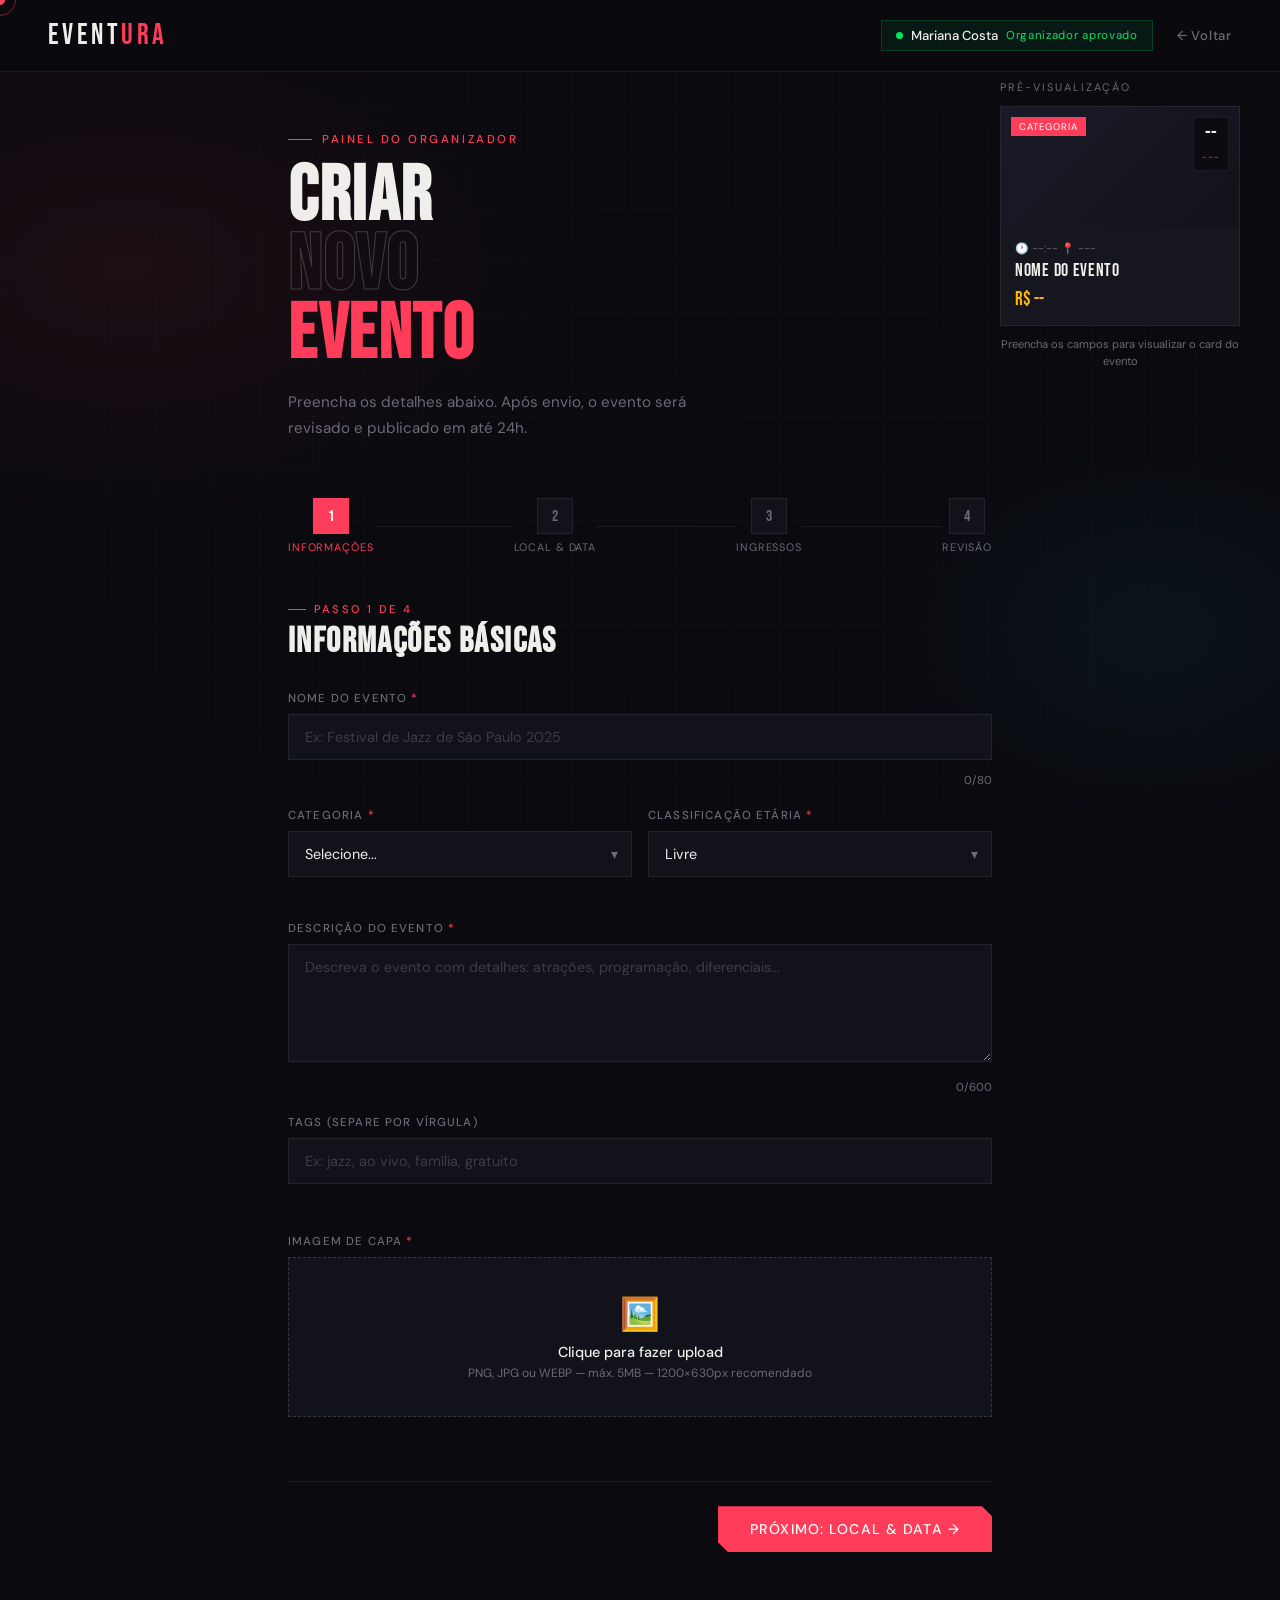
<file: criar.evento.html>
<!DOCTYPE html>
<html lang="pt-BR">
<head>
  <meta charset="UTF-8"/>
  <meta name="viewport" content="width=device-width, initial-scale=1.0"/>
  <title>EVENTURA — Criar Evento</title>
  <link href="https://fonts.googleapis.com/css2?family=Bebas+Neue&family=DM+Sans:wght@300;400;500&display=swap" rel="stylesheet"/>
  <link rel="stylesheet" href="css/criar.evento.css"/>
</head>
<body>

  <div id="cursor"></div>
  <div id="cursor-ring"></div>
  <div class="bg-layer"></div>
  <div class="bg-grid"></div>

  <!-- NAV -->
  <nav>
    <a href="index.html" class="logo">EVENT<span>URA</span></a>
    <div class="nav-right">
      <div class="user-badge" id="userBadge">
        <span class="badge-dot"></span>
        <span id="userName">Organizador</span>
        <span class="badge-role">Organizador aprovado</span>
      </div>
      <a href="index.html" class="btn-nav-ghost">← Voltar</a>
    </div>
  </nav>

  <!-- ACCESS DENIED (mostrado se não for organizador) -->
  <div class="access-denied" id="accessDenied" style="display:none">
    <div class="denied-box">
      <div class="denied-icon">🔒</div>
      <h2>ACESSO RESTRITO</h2>
      <p>Apenas <strong>organizadores aprovados</strong> podem criar eventos na plataforma.</p>
      <p class="denied-sub">Quer se tornar um organizador? Solicite acesso e nossa equipe avaliará seu perfil.</p>
      <div class="denied-actions">
        <button class="btn-primary" onclick="requestAccess()">Solicitar acesso como organizador</button>
        <a href="index.html" class="btn-ghost">Voltar ao início →</a>
      </div>
    </div>
  </div>

  <!-- MAIN CONTENT -->
  <main id="mainContent">

    <div class="page-header">
      <div class="page-eyebrow">Painel do Organizador</div>
      <h1>CRIAR<br><span class="outline">NOVO</span><br><span class="acc">EVENTO</span></h1>
      <p>Preencha os detalhes abaixo. Após envio, o evento será revisado e publicado em até 24h.</p>
    </div>

    <form id="eventForm" onsubmit="return false">

      <!-- STEP INDICATOR -->
      <div class="steps">
        <div class="step active" id="step1Ind" onclick="goToStep(1)">
          <div class="step-num">1</div>
          <div class="step-label">Informações</div>
        </div>
        <div class="step-line"></div>
        <div class="step" id="step2Ind" onclick="goToStep(2)">
          <div class="step-num">2</div>
          <div class="step-label">Local & Data</div>
        </div>
        <div class="step-line"></div>
        <div class="step" id="step3Ind" onclick="goToStep(3)">
          <div class="step-num">3</div>
          <div class="step-label">Ingressos</div>
        </div>
        <div class="step-line"></div>
        <div class="step" id="step4Ind" onclick="goToStep(4)">
          <div class="step-num">4</div>
          <div class="step-label">Revisão</div>
        </div>
      </div>

      <!-- ── STEP 1: INFORMAÇÕES ── -->
      <div class="form-step" id="step1">
        <div class="step-title">
          <div class="section-label">Passo 1 de 4</div>
          <h2>INFORMAÇÕES BÁSICAS</h2>
        </div>

        <div class="fields">

          <div class="field full">
            <label>Nome do evento <span class="req">*</span></label>
            <div class="input-wrap">
              <input type="text" id="evtName" placeholder="Ex: Festival de Jazz de São Paulo 2025" maxlength="80" oninput="updatePreview(); charCount(this, 'nameCount', 80)"/>
            </div>
            <div class="field-footer"><div class="field-error" id="evtNameErr"></div><span class="char-count" id="nameCount">0/80</span></div>
          </div>

          <div class="field-row">
            <div class="field">
              <label>Categoria <span class="req">*</span></label>
              <div class="input-wrap select-wrap">
                <select id="evtCategory" onchange="updatePreview()">
                  <option value="">Selecione...</option>
                  <option value="musica">🎵 Música</option>
                  <option value="tech">💻 Tecnologia</option>
                  <option value="arte">🎨 Arte & Cultura</option>
                  <option value="gastronomia">🍽️ Gastronomia</option>
                  <option value="esporte">⚽ Esporte</option>
                  <option value="negocios">💼 Negócios</option>
                  <option value="educacao">📚 Educação</option>
                  <option value="outro">✨ Outro</option>
                </select>
              </div>
              <div class="field-error" id="evtCategoryErr"></div>
            </div>

            <div class="field">
              <label>Classificação etária <span class="req">*</span></label>
              <div class="input-wrap select-wrap">
                <select id="evtAge">
                  <option value="livre">Livre</option>
                  <option value="10">10 anos+</option>
                  <option value="12">12 anos+</option>
                  <option value="14">14 anos+</option>
                  <option value="16">16 anos+</option>
                  <option value="18">18 anos+</option>
                </select>
              </div>
            </div>
          </div>

          <div class="field full">
            <label>Descrição do evento <span class="req">*</span></label>
            <div class="input-wrap">
              <textarea id="evtDesc" rows="5" placeholder="Descreva o evento com detalhes: atrações, programação, diferenciais..." maxlength="600" oninput="charCount(this, 'descCount', 600)"></textarea>
            </div>
            <div class="field-footer"><div class="field-error" id="evtDescErr"></div><span class="char-count" id="descCount">0/600</span></div>
          </div>

          <div class="field full">
            <label>Tags (separe por vírgula)</label>
            <div class="input-wrap">
              <input type="text" id="evtTags" placeholder="Ex: jazz, ao vivo, família, gratuito"/>
            </div>
            <div class="tags-preview" id="tagsPreview"></div>
          </div>

          <div class="field full">
            <label>Imagem de capa <span class="req">*</span></label>
            <div class="upload-area" id="uploadArea" onclick="document.getElementById('evtImage').click()">
              <input type="file" id="evtImage" accept="image/*" style="display:none" onchange="previewImage(this)"/>
              <div class="upload-inner" id="uploadInner">
                <div class="upload-icon">🖼️</div>
                <div class="upload-text">Clique para fazer upload</div>
                <div class="upload-sub">PNG, JPG ou WEBP — máx. 5MB — 1200×630px recomendado</div>
              </div>
              <img id="imagePreview" style="display:none; width:100%; height:100%; object-fit:cover; border-radius:0"/>
            </div>
            <div class="field-error" id="evtImageErr"></div>
          </div>

        </div>

        <div class="step-actions">
          <div></div>
          <button class="btn-primary" onclick="nextStep(1)">Próximo: Local & Data →</button>
        </div>
      </div>

      <!-- ── STEP 2: LOCAL & DATA ── -->
      <div class="form-step hidden" id="step2">
        <div class="step-title">
          <div class="section-label">Passo 2 de 4</div>
          <h2>LOCAL & DATA</h2>
        </div>

        <div class="fields">

          <div class="field-row">
            <div class="field">
              <label>Modalidade <span class="req">*</span></label>
              <div class="radio-group">
                <label class="radio-option">
                  <input type="radio" name="modality" value="presencial" checked onchange="toggleOnline(false)"/>
                  <span class="radio-box"></span> Presencial
                </label>
                <label class="radio-option">
                  <input type="radio" name="modality" value="online" onchange="toggleOnline(true)"/>
                  <span class="radio-box"></span> Online
                </label>
                <label class="radio-option">
                  <input type="radio" name="modality" value="hibrido" onchange="toggleOnline(false)"/>
                  <span class="radio-box"></span> Híbrido
                </label>
              </div>
            </div>
          </div>

          <div id="onlineFields" style="display:none" class="field full">
            <label>Link do evento online <span class="req">*</span></label>
            <div class="input-wrap">
              <input type="url" id="evtLink" placeholder="https://..."/>
            </div>
          </div>

          <div id="presencialFields">
            <div class="fields">
              <div class="field full">
                <label>Nome do local / venue <span class="req">*</span></label>
                <div class="input-wrap">
                  <input type="text" id="evtVenue" placeholder="Ex: Parque Villa-Lobos" oninput="updatePreview()"/>
                </div>
                <div class="field-error" id="evtVenueErr"></div>
              </div>

              <div class="field-row">
                <div class="field">
                  <label>Endereço <span class="req">*</span></label>
                  <div class="input-wrap">
                    <input type="text" id="evtAddress" placeholder="Rua, número"/>
                  </div>
                </div>
                <div class="field">
                  <label>Bairro</label>
                  <div class="input-wrap">
                    <input type="text" id="evtNeighborhood" placeholder="Bairro"/>
                  </div>
                </div>
              </div>

              <div class="field-row">
                <div class="field">
                  <label>Cidade <span class="req">*</span></label>
                  <div class="input-wrap select-wrap">
                    <select id="evtCity" onchange="updatePreview()">
                      <option value="">Selecione...</option>
                      <option>São Paulo</option>
                      <option>Rio de Janeiro</option>
                      <option>Curitiba</option>
                      <option>Belo Horizonte</option>
                      <option>Porto Alegre</option>
                      <option>Salvador</option>
                      <option>Recife</option>
                      <option>Fortaleza</option>
                      <option>Brasília</option>
                      <option>Outro</option>
                    </select>
                  </div>
                  <div class="field-error" id="evtCityErr"></div>
                </div>
                <div class="field">
                  <label>CEP</label>
                  <div class="input-wrap">
                    <input type="text" id="evtCep" placeholder="00000-000" maxlength="9" oninput="maskCep(this)"/>
                  </div>
                </div>
              </div>

              <div class="field">
                <label>Capacidade máxima</label>
                <div class="input-wrap">
                  <input type="number" id="evtCapacity" placeholder="Ex: 500" min="1"/>
                </div>
              </div>
            </div>
          </div>

          <div class="field-row">
            <div class="field">
              <label>Data de início <span class="req">*</span></label>
              <div class="input-wrap">
                <input type="date" id="evtStartDate" oninput="updatePreview()"/>
              </div>
              <div class="field-error" id="evtStartDateErr"></div>
            </div>
            <div class="field">
              <label>Horário de início <span class="req">*</span></label>
              <div class="input-wrap">
                <input type="time" id="evtStartTime" oninput="updatePreview()"/>
              </div>
            </div>
          </div>

          <div class="field-row">
            <div class="field">
              <label>Data de encerramento</label>
              <div class="input-wrap">
                <input type="date" id="evtEndDate"/>
              </div>
            </div>
            <div class="field">
              <label>Horário de encerramento</label>
              <div class="input-wrap">
                <input type="time" id="evtEndTime"/>
              </div>
            </div>
          </div>

        </div>

        <div class="step-actions">
          <button class="btn-ghost-btn" onclick="prevStep(2)">← Voltar</button>
          <button class="btn-primary" onclick="nextStep(2)">Próximo: Ingressos →</button>
        </div>
      </div>

      <!-- ── STEP 3: INGRESSOS ── -->
      <div class="form-step hidden" id="step3">
        <div class="step-title">
          <div class="section-label">Passo 3 de 4</div>
          <h2>INGRESSOS & PREÇOS</h2>
        </div>

        <div class="ticket-types" id="ticketTypes">
          <!-- ingressos adicionados dinamicamente -->
        </div>

        <button class="btn-add-ticket" onclick="addTicket()">+ Adicionar tipo de ingresso</button>

        <div class="fields" style="margin-top:32px">
          <div class="field full">
            <label>Data limite de vendas</label>
            <div class="input-wrap">
              <input type="date" id="evtSaleEnd"/>
            </div>
          </div>

          <div class="field full">
            <label class="checkbox-label" style="gap:12px">
              <input type="checkbox" id="evtHalfPrice"/>
              <span class="checkmark"></span>
              Oferecer meia-entrada (estudantes, idosos, PCD)
            </label>
          </div>

          <div class="field full">
            <label class="checkbox-label" style="gap:12px">
              <input type="checkbox" id="evtFree"/>
              <span class="checkmark"></span>
              Evento gratuito (sem cobrança de ingressos)
            </label>
          </div>
        </div>

        <div class="step-actions">
          <button class="btn-ghost-btn" onclick="prevStep(3)">← Voltar</button>
          <button class="btn-primary" onclick="nextStep(3)">Próximo: Revisão →</button>
        </div>
      </div>

      <!-- ── STEP 4: REVISÃO ── -->
      <div class="form-step hidden" id="step4">
        <div class="step-title">
          <div class="section-label">Passo 4 de 4</div>
          <h2>REVISÃO FINAL</h2>
        </div>

        <div class="review-card" id="reviewCard">
          <!-- preenchido via JS -->
        </div>

        <div class="publish-info">
          <div class="info-item">
            <span class="info-icon">⏱️</span>
            <div>
              <strong>Revisão em até 24h</strong>
              <span>Nossa equipe analisa o evento antes de publicar.</span>
            </div>
          </div>
          <div class="info-item">
            <span class="info-icon">📧</span>
            <div>
              <strong>Notificação por e-mail</strong>
              <span>Você será avisado sobre aprovação ou ajustes necessários.</span>
            </div>
          </div>
          <div class="info-item">
            <span class="info-icon">✏️</span>
            <div>
              <strong>Edição possível</strong>
              <span>Após aprovação, você pode editar datas e ingressos.</span>
            </div>
          </div>
        </div>

        <div class="field full" style="margin-top:24px">
          <label class="checkbox-label" style="gap:12px">
            <input type="checkbox" id="confirmTerms"/>
            <span class="checkmark"></span>
            Confirmo que as informações são verdadeiras e aceito os <a href="#">Termos para Organizadores</a>
          </label>
        </div>

        <div class="step-actions" style="margin-top:32px">
          <button class="btn-ghost-btn" onclick="prevStep(4)">← Voltar</button>
          <button class="btn-primary btn-publish" onclick="publishEvent()">
            <span id="publishBtnText">🚀 Enviar para aprovação</span>
          </button>
        </div>

        <div class="form-success" id="publishSuccess" style="display:none">
          <span>🎉</span>
          <div>
            <strong>Evento enviado com sucesso!</strong>
            <span>Você receberá um e-mail em até 24h com a decisão da nossa equipe.</span>
          </div>
        </div>

      </div>

    </form>

  </main>

  <!-- LIVE PREVIEW -->
  <aside class="preview-panel" id="previewPanel">
    <div class="preview-label">Pré-visualização</div>
    <div class="preview-card">
      <div class="preview-img" id="previewImg">
        <div class="preview-tag" id="previewTag">Categoria</div>
        <div class="preview-date" id="previewDate">
          <span class="pd-day">--</span>
          <span class="pd-month">---</span>
        </div>
      </div>
      <div class="preview-body">
        <div class="preview-meta" id="previewMeta">🕐 --:-- &nbsp; 📍 ---</div>
        <div class="preview-title" id="previewTitle">Nome do evento</div>
        <div class="preview-price" id="previewPrice">R$ --</div>
      </div>
    </div>
    <div class="preview-hint">Preencha os campos para visualizar o card do evento</div>
  </aside>

  <script src="js/criar.evento.js"></script>
</body>
</html>
</file>
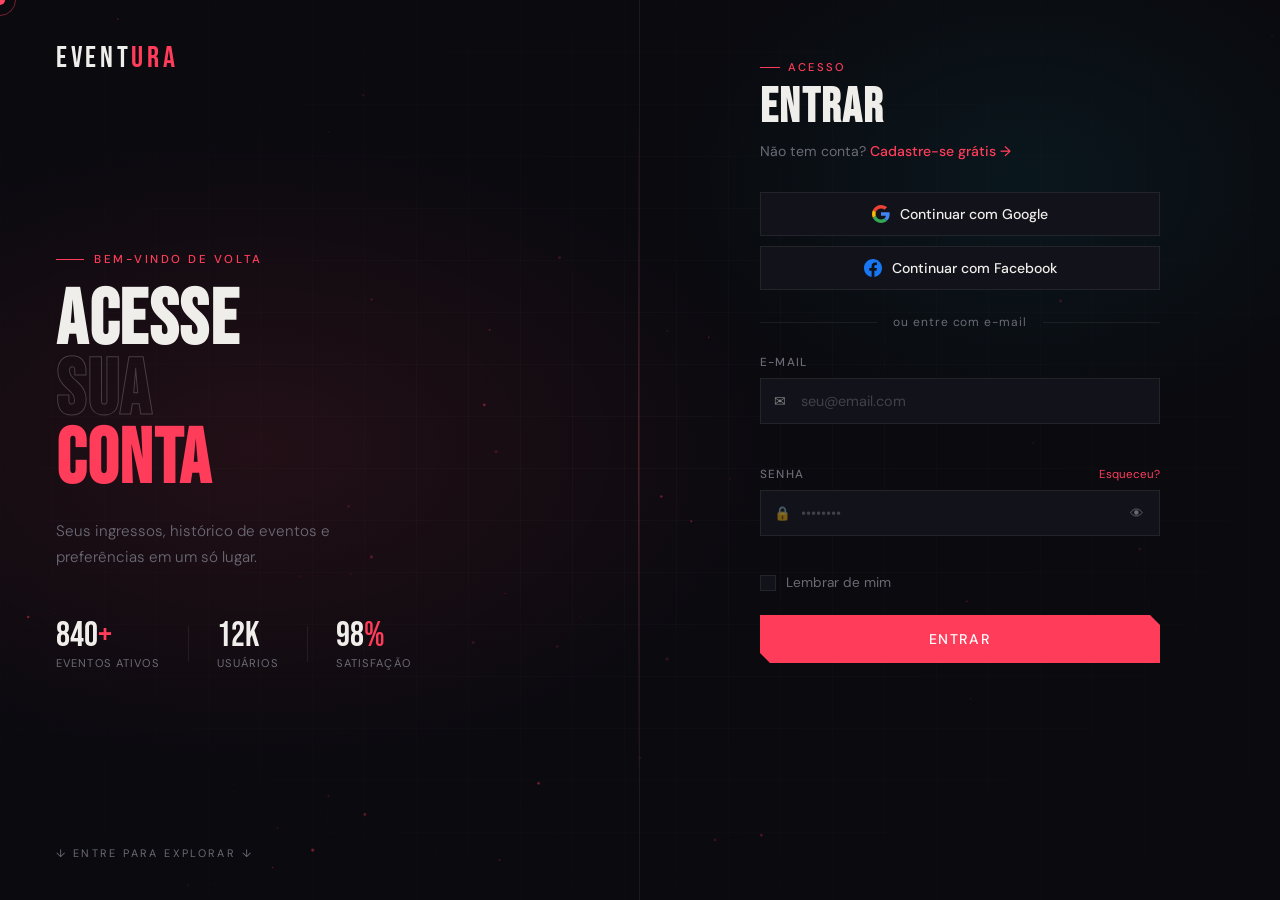
<file: login.html>
<!DOCTYPE html>
<html lang="pt-BR">
<head>
  <meta charset="UTF-8"/>
  <meta name="viewport" content="width=device-width, initial-scale=1.0"/>
  <title>EVENTURA — Entrar</title>
  <link href="https://fonts.googleapis.com/css2?family=Bebas+Neue&family=DM+Sans:wght@300;400;500&display=swap" rel="stylesheet"/>
  <link rel="stylesheet" href="css/login.css"/>
</head>
<body>

  <div id="cursor"></div>
  <div id="cursor-ring"></div>

  <!-- BACKGROUND -->
  <div class="bg-layer"></div>
  <div class="bg-grid"></div>
  <canvas id="particles"></canvas>

  <!-- LAYOUT -->
  <div class="layout">

    <!-- LEFT PANEL -->
    <div class="left-panel">
      <a href="index.html" class="logo">EVENT<span>URA</span></a>

      <div class="left-content">
        <div class="left-eyebrow">Bem-vindo de volta</div>
        <h1>ACESSE<br><span class="outline">SUA</span><br><span class="accent">CONTA</span></h1>
        <p>Seus ingressos, histórico de eventos e preferências em um só lugar.</p>

        <div class="left-stats">
          <div class="ls-item">
            <div class="ls-num">840<span>+</span></div>
            <div class="ls-label">Eventos ativos</div>
          </div>
          <div class="ls-divider"></div>
          <div class="ls-item">
            <div class="ls-num">12K</div>
            <div class="ls-label">Usuários</div>
          </div>
          <div class="ls-divider"></div>
          <div class="ls-item">
            <div class="ls-num">98<span>%</span></div>
            <div class="ls-label">Satisfação</div>
          </div>
        </div>
      </div>

      <div class="left-footer">
        <div class="ticker">↓ Entre para explorar ↓</div>
      </div>
    </div>

    <!-- RIGHT PANEL -->
    <div class="right-panel">

      <!-- LOGIN FORM -->
      <div class="form-box" id="loginBox">
        <div class="form-header">
          <div class="form-tag">Acesso</div>
          <h2>ENTRAR</h2>
          <p>Não tem conta? <a href="#" onclick="switchTo('register')">Cadastre-se grátis →</a></p>
        </div>

        <div class="social-btns">
          <button class="social-login" onclick="socialLogin('Google')">
            <svg width="18" height="18" viewBox="0 0 18 18"><path fill="#EA4335" d="M9 3.48c1.69 0 2.83.73 3.48 1.34l2.54-2.48C13.46.89 11.43 0 9 0 5.48 0 2.44 2.02.96 4.96l2.91 2.26C4.6 5.05 6.62 3.48 9 3.48z"/><path fill="#4285F4" d="M17.64 9.2c0-.74-.06-1.28-.19-1.84H9v3.34h4.96c-.1.83-.64 2.08-1.84 2.92l2.84 2.2c1.7-1.57 2.68-3.88 2.68-6.62z"/><path fill="#FBBC05" d="M3.88 10.78A5.54 5.54 0 0 1 3.58 9c0-.62.11-1.22.29-1.78L.96 4.96A9.008 9.008 0 0 0 0 9c0 1.45.35 2.82.96 4.04l2.92-2.26z"/><path fill="#34A853" d="M9 18c2.43 0 4.47-.8 5.96-2.18l-2.84-2.2c-.76.53-1.78.9-3.12.9-2.38 0-4.4-1.57-5.12-3.74L.97 13.04C2.45 15.98 5.48 18 9 18z"/></svg>
            Continuar com Google
          </button>
          <button class="social-login" onclick="socialLogin('Facebook')">
            <svg width="18" height="18" viewBox="0 0 24 24" fill="#1877F2"><path d="M24 12.073C24 5.405 18.627 0 12 0S0 5.405 0 12.073C0 18.1 4.388 23.094 10.125 24v-8.437H7.078v-3.49h3.047V9.41c0-3.025 1.792-4.697 4.533-4.697 1.312 0 2.686.236 2.686.236v2.97h-1.513c-1.491 0-1.956.93-1.956 1.887v2.267h3.328l-.532 3.49h-2.796V24C19.612 23.094 24 18.1 24 12.073z"/></svg>
            Continuar com Facebook
          </button>
        </div>

        <div class="divider"><span>ou entre com e-mail</span></div>

        <div class="field-group">
          <div class="field">
            <label>E-mail</label>
            <div class="input-wrap">
              <span class="input-icon">✉</span>
              <input type="email" id="loginEmail" placeholder="seu@email.com" oninput="clearError('loginEmail')"/>
            </div>
            <div class="field-error" id="loginEmailErr"></div>
          </div>

          <div class="field">
            <label>
              Senha
              <a href="#" class="forgot" onclick="switchTo('forgot')">Esqueceu?</a>
            </label>
            <div class="input-wrap">
              <span class="input-icon">🔒</span>
              <input type="password" id="loginPass" placeholder="••••••••" oninput="clearError('loginPass')"/>
              <button class="toggle-pass" onclick="togglePass('loginPass', this)" type="button">👁</button>
            </div>
            <div class="field-error" id="loginPassErr"></div>
          </div>

          <div class="remember-row">
            <label class="checkbox-label">
              <input type="checkbox" id="rememberMe"/>
              <span class="checkmark"></span>
              Lembrar de mim
            </label>
          </div>
        </div>

        <button class="btn-submit" onclick="handleLogin()">
          <span id="loginBtnText">Entrar</span>
          <span id="loginBtnLoader" style="display:none">⏳</span>
        </button>

        <div class="form-success" id="loginSuccess" style="display:none">
          <span>✅</span> Login realizado! Redirecionando...
        </div>
      </div>

      <!-- REGISTER FORM -->
      <div class="form-box hidden" id="registerBox">
        <div class="form-header">
          <div class="form-tag">Novo por aqui</div>
          <h2>CADASTRAR</h2>
          <p>Já tem conta? <a href="#" onclick="switchTo('login')">Entrar →</a></p>
        </div>

        <!-- PERFIL SELECTOR -->
        <div class="profile-selector">
          <button class="profile-btn active" id="btnCliente" onclick="selectProfile('cliente')">
            <span class="profile-icon">👤</span>
            <span class="profile-name">Cliente</span>
            <span class="profile-desc">Quero comprar ingressos e participar de eventos</span>
          </button>
          <button class="profile-btn" id="btnOrganizador" onclick="selectProfile('organizador')">
            <span class="profile-icon">🏢</span>
            <span class="profile-name">Organizador</span>
            <span class="profile-desc">Quero criar e gerenciar meus próprios eventos</span>
          </button>
        </div>

        <div class="field-group">
          <div class="field-row">
            <div class="field">
              <label>Nome</label>
              <div class="input-wrap">
                <span class="input-icon">👤</span>
                <input type="text" id="regName" placeholder="João"/>
              </div>
            </div>
            <div class="field">
              <label>Sobrenome</label>
              <div class="input-wrap">
                <span class="input-icon">👤</span>
                <input type="text" id="regLastName" placeholder="Silva"/>
              </div>
            </div>
          </div>

          <div class="field">
            <label>E-mail</label>
            <div class="input-wrap">
              <span class="input-icon">✉</span>
              <input type="email" id="regEmail" placeholder="seu@email.com"/>
            </div>
          </div>

          <!-- CAMPOS EXTRAS ORGANIZADOR -->
          <div id="orgFields" style="display:none; flex-direction:column; gap:18px;">
            <div class="field">
              <label>Nome da empresa / organização</label>
              <div class="input-wrap">
                <span class="input-icon">🏢</span>
                <input type="text" id="regOrgName" placeholder="Ex: Som & Cia Produções"/>
              </div>
            </div>
            <div class="field">
              <label>CNPJ</label>
              <div class="input-wrap">
                <span class="input-icon">📄</span>
                <input type="text" id="regCnpj" placeholder="00.000.000/0001-00" maxlength="18" oninput="maskCnpj(this)"/>
              </div>
            </div>
            <div class="field">
              <label>Tipo de eventos que organiza</label>
              <div class="input-wrap select-wrap-login">
                <select id="regEventType">
                  <option value="">Selecione...</option>
                  <option>🎵 Música e Shows</option>
                  <option>💻 Tecnologia e Negócios</option>
                  <option>🎨 Arte e Cultura</option>
                  <option>🍽️ Gastronomia</option>
                  <option>⚽ Esporte</option>
                  <option>📚 Educação</option>
                  <option>✨ Outros</option>
                </select>
              </div>
            </div>
            <div class="org-notice">
              <span>⚠️</span>
              <p>Contas de organizador passam por <strong>aprovação manual</strong> em até 48h antes de poder criar eventos.</p>
            </div>
          </div>

          <div class="field">
            <label>Senha</label>
            <div class="input-wrap">
              <span class="input-icon">🔒</span>
              <input type="password" id="regPass" placeholder="Mín. 8 caracteres" oninput="checkStrength(this.value)"/>
              <button class="toggle-pass" onclick="togglePass('regPass', this)" type="button">👁</button>
            </div>
            <div class="strength-bar">
              <div class="strength-fill" id="strengthFill"></div>
            </div>
            <div class="strength-label" id="strengthLabel"></div>
          </div>

          <div class="field">
            <label>Confirmar Senha</label>
            <div class="input-wrap">
              <span class="input-icon">🔒</span>
              <input type="password" id="regPassConfirm" placeholder="••••••••"/>
            </div>
            <div class="field-error" id="regPassErr"></div>
          </div>

          <label class="checkbox-label" style="margin-top:4px">
            <input type="checkbox" id="acceptTerms"/>
            <span class="checkmark"></span>
            Aceito os <a href="#">Termos de Uso</a> e <a href="#">Política de Privacidade</a>
          </label>
        </div>

        <button class="btn-submit" id="registerBtn" onclick="handleRegister()">Criar Conta</button>

        <div class="form-success" id="registerSuccess" style="display:none">
          <span id="regSuccessIcon">🎉</span>
          <div>
            <strong id="regSuccessTitle">Conta criada! Bem-vindo ao EVENTURA!</strong>
            <span id="regSuccessMsg"></span>
          </div>
        </div>
      </div>

      <!-- FORGOT PASSWORD -->
      <div class="form-box hidden" id="forgotBox">
        <div class="form-header">
          <div class="form-tag">Recuperar acesso</div>
          <h2>REDEFINIR<br>SENHA</h2>
          <p>Lembrou? <a href="#" onclick="switchTo('login')">← Voltar ao login</a></p>
        </div>

        <div class="field-group">
          <div class="field">
            <label>E-mail cadastrado</label>
            <div class="input-wrap">
              <span class="input-icon">✉</span>
              <input type="email" id="forgotEmail" placeholder="seu@email.com"/>
            </div>
          </div>
        </div>

        <button class="btn-submit" onclick="handleForgot()">Enviar Link de Redefinição</button>

        <div class="form-success" id="forgotSuccess" style="display:none">
          <span>📧</span> Link enviado! Verifique seu e-mail.
        </div>
      </div>

    </div>
  </div>

  <script src="js/login.js"></script>
</body>
</html>
</file>
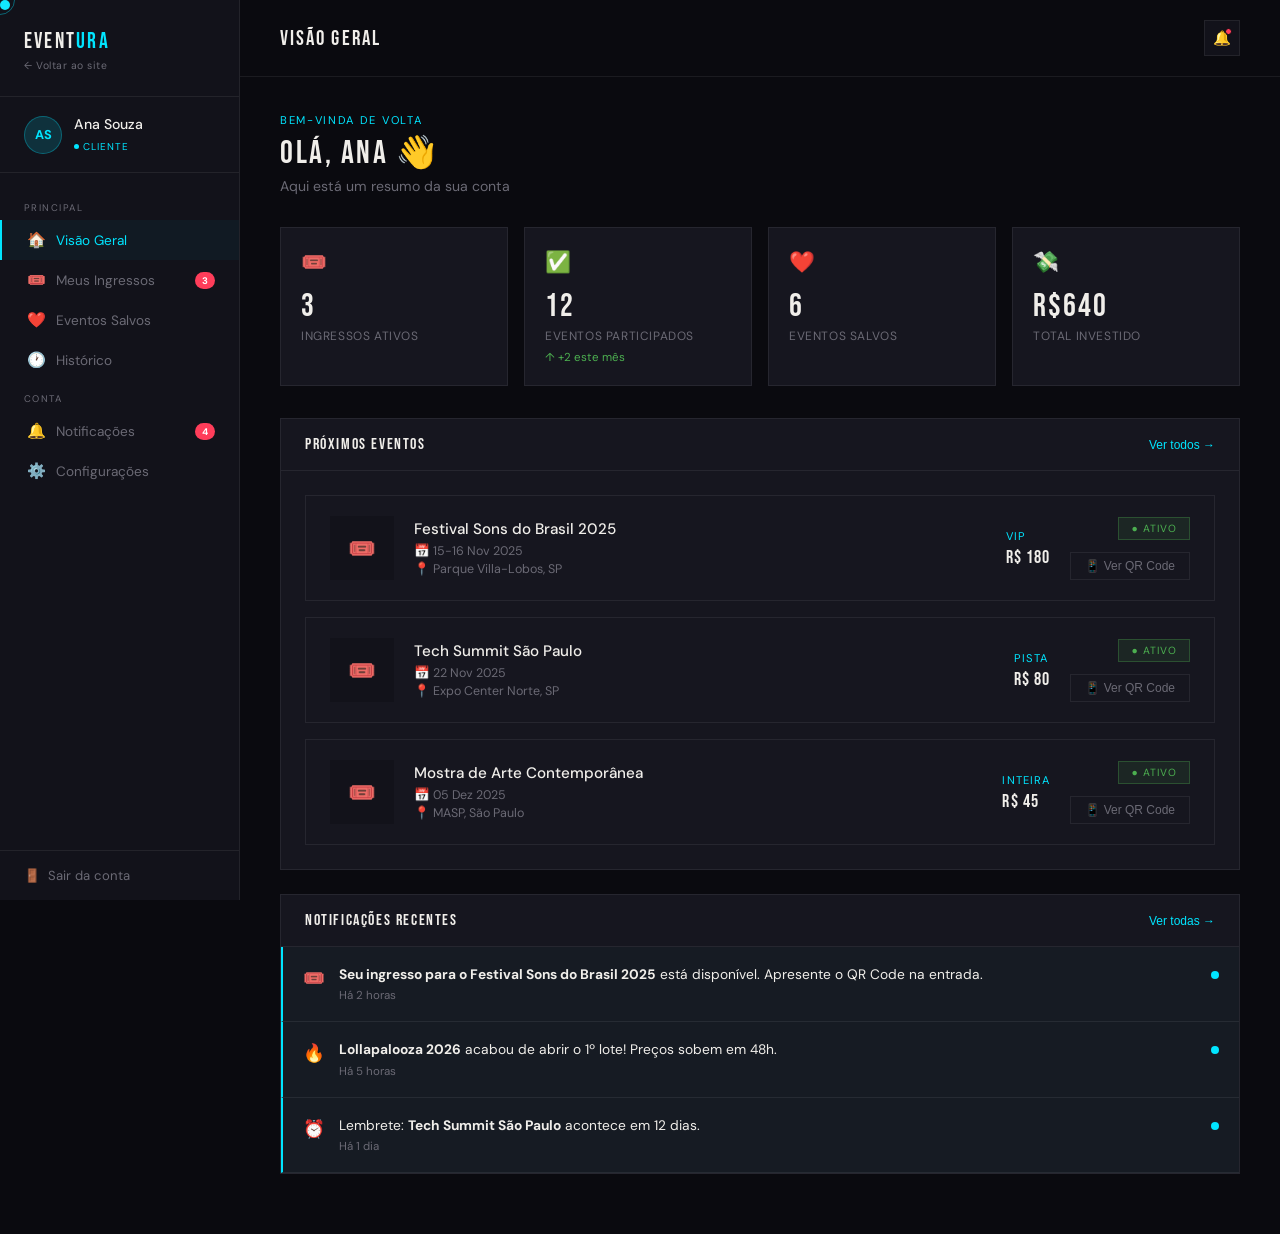
<file: PainelCliente.html>
<!DOCTYPE html>
<html lang="pt-BR">
<head>
  <meta charset="UTF-8"/>
  <meta name="viewport" content="width=device-width, initial-scale=1.0"/>
  <title>EVENTURA — Meu Painel</title>
  <link href="https://fonts.googleapis.com/css2?family=Bebas+Neue&family=DM+Sans:ital,wght@0,300;0,400;0,500;1,300&display=swap" rel="stylesheet"/>
  <style>
    *,*::before,*::after{margin:0;padding:0;box-sizing:border-box}
    :root{--bg:#0a0a0f;--surface:#12121a;--card:#16161f;--accent:#ff3d5a;--accent2:#ffb800;--accent3:#00e5ff;--text:#f0eeea;--muted:#6b6a75;--border:rgba(255,255,255,0.07);--sw:240px}
    html{scroll-behavior:smooth}
    body{font-family:'DM Sans',sans-serif;background:var(--bg);color:var(--text);min-height:100vh;display:flex;cursor:none}
    #cursor{width:10px;height:10px;background:var(--accent3);border-radius:50%;position:fixed;top:0;left:0;pointer-events:none;z-index:9999;mix-blend-mode:screen}
    #cursor-ring{width:30px;height:30px;border:1.5px solid rgba(0,229,255,0.4);border-radius:50%;position:fixed;top:0;left:0;pointer-events:none;z-index:9998;transition:left .1s,top .1s}
    /* SIDEBAR */
    .sidebar{width:var(--sw);background:var(--surface);border-right:1px solid var(--border);display:flex;flex-direction:column;position:fixed;left:0;top:0;bottom:0;z-index:100}
    .sb-logo{padding:28px 24px 24px;border-bottom:1px solid var(--border);font-family:'Bebas Neue',sans-serif;font-size:1.4rem;letter-spacing:.1em}
    .sb-logo span{color:var(--accent3)}
    .sb-logo a{color:var(--muted);text-decoration:none;font-size:.65rem;font-family:'DM Sans',sans-serif;display:block;margin-top:4px;letter-spacing:.05em;transition:color .2s}
    .sb-logo a:hover{color:var(--text)}
    .sb-user{padding:18px 24px;border-bottom:1px solid var(--border);display:flex;align-items:center;gap:12px}
    .sb-av{width:38px;height:38px;border-radius:50%;background:rgba(0,229,255,.15);border:1px solid rgba(0,229,255,.3);display:flex;align-items:center;justify-content:center;font-size:.8rem;font-weight:700;color:var(--accent3);flex-shrink:0}
    .sb-uname{font-size:.88rem;font-weight:500}
    .sb-badge{display:inline-flex;align-items:center;gap:4px;font-size:.62rem;letter-spacing:.1em;text-transform:uppercase;color:var(--accent3);margin-top:2px}
    .sb-dot{width:5px;height:5px;border-radius:50%;background:var(--accent3)}
    .sb-nav{flex:1;padding:16px 0;overflow-y:auto}
    .sb-sec{font-size:.6rem;letter-spacing:.15em;text-transform:uppercase;color:var(--muted);padding:12px 24px 6px}
    .nav-item{display:flex;align-items:center;gap:10px;padding:10px 24px;color:var(--muted);text-decoration:none;font-size:.85rem;transition:all .15s;cursor:none;border-left:2px solid transparent}
    .nav-item:hover{color:var(--text);background:rgba(255,255,255,.02)}
    .nav-item.active{color:var(--accent3);border-left-color:var(--accent3);background:rgba(0,229,255,.04)}
    .nav-ico{font-size:.95rem;width:20px;text-align:center}
    .nav-badge{margin-left:auto;background:var(--accent);color:#fff;font-size:.6rem;font-weight:700;padding:2px 7px;border-radius:20px}
    .sb-foot{padding:16px 24px;border-top:1px solid var(--border)}
    .sb-foot a{display:flex;align-items:center;gap:8px;color:var(--muted);text-decoration:none;font-size:.82rem;transition:color .15s;cursor:none}
    .sb-foot a:hover{color:var(--accent)}
    /* MAIN */
    .main{margin-left:var(--sw);flex:1;display:flex;flex-direction:column;min-height:100vh}
    .topbar{padding:20px 40px;border-bottom:1px solid var(--border);display:flex;align-items:center;justify-content:space-between;background:var(--bg);position:sticky;top:0;z-index:50}
    .topbar-title{font-family:'Bebas Neue',sans-serif;font-size:1.3rem;letter-spacing:.1em}
    .notif-btn{position:relative;background:var(--surface);border:1px solid var(--border);width:36px;height:36px;display:flex;align-items:center;justify-content:center;font-size:.9rem;cursor:none;transition:border-color .2s}
    .notif-btn:hover{border-color:rgba(255,255,255,.15)}
    .ndot{position:absolute;top:7px;right:7px;width:7px;height:7px;background:var(--accent);border-radius:50%;border:1.5px solid var(--bg)}
    /* PAGES */
    .page{padding:36px 40px;display:none}
    .page.active{display:block}
    .ph-eye{font-size:.7rem;letter-spacing:.15em;text-transform:uppercase;color:var(--accent3);margin-bottom:6px}
    .ph-title{font-family:'Bebas Neue',sans-serif;font-size:2rem;letter-spacing:.08em}
    .ph-sub{color:var(--muted);font-size:.88rem;margin-top:4px;margin-bottom:32px}
    /* STATS */
    .stats-row{display:grid;grid-template-columns:repeat(4,1fr);gap:16px;margin-bottom:32px}
    .sc{background:var(--card);border:1px solid var(--border);padding:20px;position:relative;overflow:hidden;transition:border-color .2s}
    .sc:hover{border-color:rgba(0,229,255,.2)}
    .sc::after{content:'';position:absolute;bottom:0;left:0;right:0;height:2px;background:var(--accent3);transform:scaleX(0);transform-origin:left;transition:transform .3s}
    .sc:hover::after{transform:scaleX(1)}
    .sc-icon{font-size:1.3rem;margin-bottom:12px}
    .sc-val{font-family:'Bebas Neue',sans-serif;font-size:2rem;letter-spacing:.06em}
    .sc-label{font-size:.75rem;color:var(--muted);letter-spacing:.05em;text-transform:uppercase;margin-top:2px}
    .sc-change{font-size:.72rem;color:#4caf50;margin-top:6px}
    /* BLOCK */
    .block{background:var(--card);border:1px solid var(--border);margin-bottom:24px}
    .block-head{padding:16px 24px;border-bottom:1px solid var(--border);display:flex;align-items:center;justify-content:space-between}
    .block-title{font-family:'Bebas Neue',sans-serif;font-size:1rem;letter-spacing:.1em}
    .block-act{font-size:.75rem;color:var(--accent3);cursor:none;background:none;border:none;transition:opacity .2s}
    .block-act:hover{opacity:.7}
    .block-body{padding:24px}
    /* TICKETS */
    .tlist{display:flex;flex-direction:column;gap:16px}
    .tc{background:var(--card);border:1px solid var(--border);display:grid;grid-template-columns:auto 1fr auto auto;align-items:center;gap:20px;padding:20px 24px;transition:border-color .2s}
    .tc:hover{border-color:rgba(0,229,255,.2)}
    .tc-thumb{width:64px;height:64px;overflow:hidden;flex-shrink:0;background:var(--surface);display:flex;align-items:center;justify-content:center;font-size:1.4rem}
    .tc-thumb img{width:100%;height:100%;object-fit:cover}
    .tc-name{font-weight:500;font-size:.95rem;margin-bottom:4px}
    .tc-date,.tc-loc{font-size:.78rem;color:var(--muted);margin-top:2px}
    .tc-type{font-size:.7rem;letter-spacing:.1em;text-transform:uppercase;color:var(--accent3);margin-bottom:4px}
    .tc-price{font-family:'Bebas Neue',sans-serif;font-size:1.1rem;letter-spacing:.06em}
    .ts{padding:4px 12px;font-size:.65rem;letter-spacing:.1em;text-transform:uppercase}
    .ts.ativo{background:rgba(76,175,80,.1);border:1px solid rgba(76,175,80,.3);color:#4caf50}
    .ts.usado{background:rgba(107,106,117,.1);border:1px solid var(--border);color:var(--muted)}
    .qr-btn{background:transparent;border:1px solid var(--border);color:var(--muted);padding:6px 14px;font-size:.75rem;cursor:none;transition:all .2s;margin-top:6px;display:block;text-align:center}
    .qr-btn:hover{border-color:var(--accent3);color:var(--accent3)}
    /* SAVED */
    .saved-grid{display:grid;grid-template-columns:repeat(3,1fr);gap:20px}
    .saved-card{background:var(--card);border:1px solid var(--border);overflow:hidden;transition:border-color .2s;position:relative}
    .saved-card:hover{border-color:rgba(0,229,255,.25)}
    .sc-img{height:140px;overflow:hidden;background:var(--surface);display:flex;align-items:center;justify-content:center;font-size:2rem}
    .sc-img img{width:100%;height:100%;object-fit:cover}
    .sc-body{padding:16px}
    .sc-cat{font-size:.65rem;letter-spacing:.12em;text-transform:uppercase;color:var(--accent3);margin-bottom:6px}
    .sc-name{font-weight:500;font-size:.9rem;margin-bottom:6px;line-height:1.3}
    .sc-date{font-size:.75rem;color:var(--muted)}
    .sc-price{font-size:.8rem;color:var(--text);margin-top:8px;font-weight:500}
    .sc-rm{position:absolute;top:10px;right:10px;background:rgba(10,10,15,.7);border:1px solid var(--border);color:var(--muted);width:28px;height:28px;display:flex;align-items:center;justify-content:center;font-size:.75rem;cursor:none;transition:all .2s}
    .sc-rm:hover{border-color:var(--accent);color:var(--accent)}
    .sc-buy{margin:0 16px 16px;background:transparent;border:1px solid var(--border);color:var(--muted);padding:8px;font-size:.78rem;width:calc(100% - 32px);cursor:none;transition:all .2s;text-align:center}
    .sc-buy:hover{border-color:var(--accent3);color:var(--accent3)}
    /* HISTORY */
    .ht{width:100%;border-collapse:collapse}
    .ht thead tr{border-bottom:1px solid var(--border)}
    .ht th{text-align:left;padding:10px 16px;font-size:.68rem;letter-spacing:.12em;text-transform:uppercase;color:var(--muted);font-weight:400}
    .ht td{padding:14px 16px;font-size:.85rem;border-bottom:1px solid var(--border)}
    .ht tr:last-child td{border-bottom:none}
    .ht tr:hover td{background:rgba(255,255,255,.01)}
    .hs{padding:3px 10px;font-size:.62rem;letter-spacing:.1em;text-transform:uppercase}
    .hs.concluido{background:rgba(76,175,80,.1);border:1px solid rgba(76,175,80,.3);color:#4caf50}
    .hs.cancelado{background:rgba(255,61,90,.1);border:1px solid rgba(255,61,90,.3);color:var(--accent)}
    .hdl{color:var(--accent3);cursor:none;font-size:.75rem;text-decoration:none;background:none;border:none;transition:opacity .2s}
    .hdl:hover{opacity:.7}
    /* NOTIFS */
    .nlist{display:flex;flex-direction:column}
    .ni{padding:18px 20px;border-bottom:1px solid var(--border);display:flex;gap:14px;align-items:flex-start;transition:background .15s;cursor:none}
    .ni:hover{background:rgba(255,255,255,.01)}
    .ni.unread{background:rgba(0,229,255,.02);border-left:2px solid var(--accent3)}
    .ni.unread:hover{background:rgba(0,229,255,.04)}
    .ni-ico{font-size:1.1rem;flex-shrink:0;margin-top:2px}
    .ni-text{font-size:.86rem;line-height:1.4}
    .ni-text strong{color:var(--text)}
    .ni-time{font-size:.72rem;color:var(--muted);margin-top:4px}
    .ni-dot{width:8px;height:8px;border-radius:50%;background:var(--accent3);flex-shrink:0;margin-top:6px}
    /* QR MODAL */
    .qro{position:fixed;inset:0;background:rgba(0,0,0,.85);z-index:500;display:flex;align-items:center;justify-content:center;opacity:0;pointer-events:none;transition:opacity .25s}
    .qro.open{opacity:1;pointer-events:all}
    .qrm{background:var(--card);border:1px solid var(--border);padding:36px;max-width:340px;width:90%;display:flex;flex-direction:column;align-items:center;gap:20px;transform:translateY(16px);transition:transform .25s}
    .qro.open .qrm{transform:translateY(0)}
    .qr-t{font-family:'Bebas Neue',sans-serif;font-size:1.2rem;letter-spacing:.1em}
    .qr-ev{font-size:.8rem;color:var(--muted);text-align:center}
    .qr-box{width:160px;height:160px;background:#fff;padding:10px;display:flex;align-items:center;justify-content:center}
    .qr-box svg{width:100%;height:100%}
    .qr-id{font-size:.75rem;color:var(--muted);letter-spacing:.1em;font-family:monospace}
    .qr-tp{padding:4px 16px;font-size:.7rem;letter-spacing:.1em;text-transform:uppercase;background:rgba(0,229,255,.1);border:1px solid rgba(0,229,255,.3);color:var(--accent3)}
    .qr-cl{background:transparent;border:1px solid var(--border);color:var(--muted);padding:8px 24px;font-size:.8rem;cursor:none;transition:all .2s}
    .qr-cl:hover{border-color:var(--accent);color:var(--accent)}

    /* ==============================
       RESPONSIVE
       ============================== */

    /* Hamburger button */
    .hamburger {
      display: none;
      background: var(--surface);
      border: 1px solid var(--border);
      width: 38px; height: 38px;
      align-items: center; justify-content: center;
      font-size: 1.1rem; cursor: none; flex-shrink: 0;
    }

    /* Overlay when sidebar open on mobile */
    .sidebar-overlay {
      display: none;
      position: fixed; inset: 0;
      background: rgba(0,0,0,.6);
      z-index: 99;
    }
    .sidebar-overlay.active { display: block; }

    /* ---- TABLET (≤ 1024px) ---- */
    @media (max-width: 1024px) {
      :root { --sw: 220px; }
      .stats-row { grid-template-columns: repeat(2, 1fr); }
      .saved-grid { grid-template-columns: repeat(2, 1fr); }
      .page { padding: 28px 28px; }
      .topbar { padding: 16px 28px; }
    }

    /* ---- MOBILE (≤ 768px) ---- */
    @media (max-width: 768px) {
      body { display: block; }

      .hamburger { display: flex; }

      .sidebar {
        transform: translateX(-100%);
        transition: transform 0.28s ease;
        z-index: 200;
        width: 260px;
      }
      .sidebar.open { transform: translateX(0); }

      .main { margin-left: 0; }

      .topbar {
        padding: 14px 18px;
        gap: 10px;
      }
      .topbar-title { font-size: 1rem; }

      .page { padding: 20px 18px; }

      .ph-title { font-size: 1.5rem; }

      .stats-row { grid-template-columns: repeat(2, 1fr); gap: 10px; margin-bottom: 20px; }
      .sc { padding: 16px; }
      .sc-val { font-size: 1.5rem; }

      /* Tickets stack vertically */
      .tc {
        grid-template-columns: auto 1fr;
        grid-template-rows: auto auto;
        gap: 12px;
      }
      .tc > div:nth-child(3),
      .tc > div:nth-child(4) {
        grid-column: 2;
      }

      .saved-grid { grid-template-columns: 1fr 1fr; gap: 12px; }
      .sc-img { height: 100px; }
      .sc-body { padding: 10px; }
      .sc-name { font-size: .82rem; }
      .sc-buy { margin: 0 10px 10px; width: calc(100% - 20px); }

      /* History table: hide less important cols */
      .ht th:nth-child(2),
      .ht td:nth-child(2),
      .ht th:nth-child(3),
      .ht td:nth-child(3) { display: none; }

      .block-body { padding: 16px; }
      .block-head { padding: 14px 16px; }

      /* QR modal full width */
      .qrm { padding: 28px 20px; }
    }

    /* ---- SMALL MOBILE (≤ 420px) ---- */
    @media (max-width: 420px) {
      .stats-row { grid-template-columns: 1fr 1fr; }
      .saved-grid { grid-template-columns: 1fr; }
      .tc {
        grid-template-columns: 1fr;
      }
      .tc-thumb { width: 100%; height: 120px; }
      .tc-thumb img { width: 100%; height: 100%; object-fit: cover; }
      .ht th:nth-child(5),
      .ht td:nth-child(5) { display: none; }
    }
  </style>
</head>
<body>
<div id="cursor"></div>
<div id="cursor-ring"></div>
<div class="sidebar-overlay" id="sidebarOverlay" onclick="closeSidebar()"></div>

<aside class="sidebar">
  <div class="sb-logo">EVENT<span>URA</span><a href="index.html">← Voltar ao site</a></div>
  <div class="sb-user">
    <div class="sb-av">AS</div>
    <div>
      <div class="sb-uname">Ana Souza</div>
      <div class="sb-badge"><span class="sb-dot"></span>Cliente</div>
    </div>
  </div>
  <nav class="sb-nav">
    <div class="sb-sec">Principal</div>
    <a href="#" class="nav-item active" data-page="overview" onclick="goTo('overview',this);return false"><span class="nav-ico">🏠</span>Visão Geral</a>
    <a href="#" class="nav-item" data-page="ingressos" onclick="goTo('ingressos',this);return false"><span class="nav-ico">🎟️</span>Meus Ingressos<span class="nav-badge">3</span></a>
    <a href="#" class="nav-item" data-page="salvos" onclick="goTo('salvos',this);return false"><span class="nav-ico">❤️</span>Eventos Salvos</a>
    <a href="#" class="nav-item" data-page="historico" onclick="goTo('historico',this);return false"><span class="nav-ico">🕐</span>Histórico</a>
    <div class="sb-sec">Conta</div>
    <a href="#" class="nav-item" data-page="notificacoes" onclick="goTo('notificacoes',this);return false"><span class="nav-ico">🔔</span>Notificações<span class="nav-badge">4</span></a>
    <a href="#" class="nav-item"><span class="nav-ico">⚙️</span>Configurações</a>
  </nav>
  <div class="sb-foot"><a href="index.html"><span>🚪</span>Sair da conta</a></div>
</aside>

<main class="main">
  <div class="topbar">
    <button class="hamburger" id="hamburger" onclick="toggleSidebar()" aria-label="Menu">☰</button>
    <div class="topbar-title" id="topbarTitle">Visão Geral</div>
    <button class="notif-btn" onclick="goTo('notificacoes',null)">🔔<span class="ndot"></span></button>
  </div>

  <!-- OVERVIEW -->
  <div class="page active" id="page-overview">
    <div class="ph-eye">Bem-vinda de volta</div>
    <div class="ph-title">OLÁ, ANA 👋</div>
    <div class="ph-sub">Aqui está um resumo da sua conta</div>
    <div class="stats-row">
      <div class="sc"><div class="sc-icon">🎟️</div><div class="sc-val">3</div><div class="sc-label">Ingressos Ativos</div></div>
      <div class="sc"><div class="sc-icon">✅</div><div class="sc-val">12</div><div class="sc-label">Eventos Participados</div><div class="sc-change">↑ +2 este mês</div></div>
      <div class="sc"><div class="sc-icon">❤️</div><div class="sc-val">6</div><div class="sc-label">Eventos Salvos</div></div>
      <div class="sc"><div class="sc-icon">💸</div><div class="sc-val">R$640</div><div class="sc-label">Total Investido</div></div>
    </div>
    <div class="block">
      <div class="block-head"><div class="block-title">PRÓXIMOS EVENTOS</div><button class="block-act" onclick="goTo('ingressos',null)">Ver todos →</button></div>
      <div class="block-body"><div class="tlist" id="ovTickets"></div></div>
    </div>
    <div class="block">
      <div class="block-head"><div class="block-title">NOTIFICAÇÕES RECENTES</div><button class="block-act" onclick="goTo('notificacoes',null)">Ver todas →</button></div>
      <div class="nlist" id="ovNotifs"></div>
    </div>
  </div>

  <!-- INGRESSOS -->
  <div class="page" id="page-ingressos">
    <div class="ph-eye">Minha carteira</div>
    <div class="ph-title">MEUS INGRESSOS</div>
    <div class="ph-sub">3 ingressos ativos · 1 utilizado</div>
    <div class="tlist" id="allTickets"></div>
  </div>

  <!-- SALVOS -->
  <div class="page" id="page-salvos">
    <div class="ph-eye">Lista de desejos</div>
    <div class="ph-title">EVENTOS SALVOS</div>
    <div class="ph-sub">6 eventos na sua lista</div>
    <div class="saved-grid" id="savedGrid"></div>
  </div>

  <!-- HISTÓRICO -->
  <div class="page" id="page-historico">
    <div class="ph-eye">Compras</div>
    <div class="ph-title">HISTÓRICO DE COMPRAS</div>
    <div class="ph-sub">6 transações</div>
    <div class="block"><div class="block-body" style="padding:0">
      <table class="ht"><thead><tr><th>Evento</th><th>Compra</th><th>Tipo</th><th>Valor</th><th>Status</th><th></th></tr></thead>
      <tbody id="histBody"></tbody></table>
    </div></div>
  </div>

  <!-- NOTIFICAÇÕES -->
  <div class="page" id="page-notificacoes">
    <div class="ph-eye">Avisos</div>
    <div class="ph-title">NOTIFICAÇÕES</div>
    <div class="ph-sub">4 não lidas</div>
    <div class="block"><div class="nlist" id="allNotifs"></div></div>
  </div>
</main>

<!-- QR MODAL -->
<div class="qro" id="qro" onclick="closeQR(event)">
  <div class="qrm">
    <div class="qr-t">SEU INGRESSO</div>
    <div class="qr-ev" id="qrEv"></div>
    <div class="qr-box">
      <svg viewBox="0 0 21 21" xmlns="http://www.w3.org/2000/svg" shape-rendering="crispEdges">
        <rect width="21" height="21" fill="white"/>
        <rect x="0" y="0" width="7" height="7" fill="black"/><rect x="1" y="1" width="5" height="5" fill="white"/><rect x="2" y="2" width="3" height="3" fill="black"/>
        <rect x="14" y="0" width="7" height="7" fill="black"/><rect x="15" y="1" width="5" height="5" fill="white"/><rect x="16" y="2" width="3" height="3" fill="black"/>
        <rect x="0" y="14" width="7" height="7" fill="black"/><rect x="1" y="15" width="5" height="5" fill="white"/><rect x="2" y="16" width="3" height="3" fill="black"/>
        <rect x="8" y="0" width="1" height="1" fill="black"/><rect x="10" y="0" width="1" height="1" fill="black"/><rect x="12" y="0" width="1" height="1" fill="black"/>
        <rect x="9" y="1" width="1" height="1" fill="black"/><rect x="11" y="1" width="1" height="1" fill="black"/>
        <rect x="8" y="2" width="2" height="1" fill="black"/><rect x="11" y="2" width="2" height="1" fill="black"/>
        <rect x="9" y="3" width="1" height="1" fill="black"/><rect x="8" y="4" width="1" height="1" fill="black"/><rect x="10" y="4" width="3" height="1" fill="black"/>
        <rect x="0" y="8" width="1" height="1" fill="black"/><rect x="2" y="8" width="3" height="1" fill="black"/><rect x="7" y="8" width="2" height="1" fill="black"/>
        <rect x="10" y="8" width="1" height="1" fill="black"/><rect x="12" y="8" width="3" height="1" fill="black"/><rect x="16" y="8" width="2" height="1" fill="black"/>
        <rect x="1" y="9" width="1" height="1" fill="black"/><rect x="4" y="9" width="2" height="1" fill="black"/><rect x="8" y="9" width="1" height="1" fill="black"/>
        <rect x="11" y="9" width="2" height="1" fill="black"/><rect x="15" y="9" width="1" height="1" fill="black"/>
        <rect x="0" y="10" width="2" height="1" fill="black"/><rect x="3" y="10" width="1" height="1" fill="black"/><rect x="6" y="10" width="2" height="1" fill="black"/>
        <rect x="9" y="10" width="3" height="1" fill="black"/><rect x="14" y="10" width="2" height="1" fill="black"/><rect x="17" y="10" width="3" height="1" fill="black"/>
        <rect x="8" y="11" width="1" height="1" fill="black"/><rect x="10" y="11" width="1" height="1" fill="black"/><rect x="13" y="11" width="1" height="1" fill="black"/>
        <rect x="9" y="12" width="2" height="1" fill="black"/><rect x="12" y="12" width="2" height="1" fill="black"/><rect x="15" y="12" width="2" height="1" fill="black"/>
        <rect x="8" y="14" width="3" height="1" fill="black"/><rect x="13" y="14" width="1" height="1" fill="black"/><rect x="15" y="14" width="3" height="1" fill="black"/>
        <rect x="8" y="15" width="1" height="1" fill="black"/><rect x="11" y="15" width="2" height="1" fill="black"/><rect x="14" y="15" width="1" height="1" fill="black"/>
        <rect x="9" y="16" width="2" height="1" fill="black"/><rect x="12" y="16" width="3" height="1" fill="black"/><rect x="16" y="16" width="2" height="1" fill="black"/>
        <rect x="8" y="17" width="1" height="1" fill="black"/><rect x="10" y="17" width="1" height="1" fill="black"/><rect x="13" y="17" width="2" height="1" fill="black"/>
        <rect x="9" y="18" width="3" height="1" fill="black"/><rect x="14" y="18" width="1" height="1" fill="black"/><rect x="17" y="18" width="1" height="1" fill="black"/>
      </svg>
    </div>
    <div class="qr-id" id="qrId"></div>
    <div class="qr-tp" id="qrTp"></div>
    <button class="qr-cl" onclick="closeQR()">Fechar</button>
  </div>
</div>

<script>
// CURSOR
const cur=document.getElementById('cursor'),ring=document.getElementById('cursor-ring');
let mx=0,my=0,rx=0,ry=0;
document.addEventListener('mousemove',e=>{mx=e.clientX;my=e.clientY;cur.style.left=mx-5+'px';cur.style.top=my-5+'px'});
(function anim(){rx+=(mx-rx-15)*.12;ry+=(my-ry-15)*.12;ring.style.left=rx+'px';ring.style.top=ry+'px';requestAnimationFrame(anim)})();

const tickets=[
  {id:'EVT-2025-001847',name:'Festival Sons do Brasil 2025',date:'15-16 Nov 2025',loc:'Parque Villa-Lobos, SP',type:'VIP',price:'R$ 180',status:'ativo',img:'https://images.unsplash.com/photo-1470229722913-7c0e2dbbafd3?w=200&q=80'},
  {id:'EVT-2025-003291',name:'Tech Summit São Paulo',date:'22 Nov 2025',loc:'Expo Center Norte, SP',type:'Pista',price:'R$ 80',status:'ativo',img:'https://images.unsplash.com/photo-1540575467063-178a50c2df87?w=200&q=80'},
  {id:'EVT-2025-004120',name:'Mostra de Arte Contemporânea',date:'05 Dez 2025',loc:'MASP, São Paulo',type:'Inteira',price:'R$ 45',status:'ativo',img:'https://images.unsplash.com/photo-1531058020387-3be344556be6?w=200&q=80'},
  {id:'EVT-2025-000543',name:'Rock in Rio 2025',date:'03 Out 2025',loc:'Cidade do Rock, RJ',type:'Pista',price:'R$ 395',status:'usado',img:'https://images.unsplash.com/photo-1459749411175-04bf5292ceea?w=200&q=80'},
];

let saved=[
  {name:'Lollapalooza Brasil 2026',cat:'Música',date:'Mar 2026',price:'A partir de R$ 250',img:'https://images.unsplash.com/photo-1501281668745-f7f57925c3b4?w=400&q=80'},
  {name:'Campus Party 2026',cat:'Tech',date:'Fev 2026',price:'A partir de R$ 60',img:'https://images.unsplash.com/photo-1504384308090-c894fdcc538d?w=400&q=80'},
  {name:'Festival Gastronômico SP',cat:'Gastronomia',date:'Jan 2026',price:'A partir de R$ 120',img:'https://images.unsplash.com/photo-1414235077428-338989a2e8c0?w=400&q=80'},
  {name:'Bienal do Livro',cat:'Arte & Cultura',date:'Ago 2026',price:'A partir de R$ 30',img:'https://images.unsplash.com/photo-1481627834876-b7833e8f5570?w=400&q=80'},
  {name:'Maratona de SP',cat:'Esporte',date:'Jun 2026',price:'A partir de R$ 180',img:'https://images.unsplash.com/photo-1452626038306-9aae5e071dd3?w=400&q=80'},
  {name:'São Paulo Fashion Week',cat:'Moda',date:'Out 2025',price:'A partir de R$ 200',img:'https://images.unsplash.com/photo-1558618666-fcd25c85cd64?w=400&q=80'},
];

const hist=[
  {ev:'Mostra de Arte Contemporânea',date:'10 Out 2025',type:'Inteira',val:'R$ 45,00',st:'concluido'},
  {ev:'Tech Summit São Paulo',date:'08 Out 2025',type:'Pista',val:'R$ 80,00',st:'concluido'},
  {ev:'Festival Sons do Brasil',date:'02 Out 2025',type:'VIP',val:'R$ 180,00',st:'concluido'},
  {ev:'Rock in Rio 2025',date:'15 Set 2025',type:'Pista',val:'R$ 395,00',st:'concluido'},
  {ev:'The Town 2025',date:'01 Set 2025',type:'Camarote',val:'R$ 580,00',st:'concluido'},
  {ev:'Comedy Festival',date:'20 Ago 2025',type:'Pista',val:'R$ 95,00',st:'cancelado'},
];

const notifs=[
  {ico:'🎟️',text:'<strong>Seu ingresso para o Festival Sons do Brasil 2025</strong> está disponível. Apresente o QR Code na entrada.',time:'Há 2 horas',unread:true},
  {ico:'🔥',text:'<strong>Lollapalooza 2026</strong> acabou de abrir o 1º lote! Preços sobem em 48h.',time:'Há 5 horas',unread:true},
  {ico:'⏰',text:'Lembrete: <strong>Tech Summit São Paulo</strong> acontece em 12 dias.',time:'Há 1 dia',unread:true},
  {ico:'✅',text:'Pagamento confirmado para <strong>Mostra de Arte Contemporânea</strong>.',time:'Há 2 dias',unread:true},
  {ico:'💡',text:'Novos eventos de <strong>Música</strong> na sua região foram adicionados.',time:'Há 3 dias',unread:false},
  {ico:'🎉',text:'Parabéns! Você completou <strong>10 eventos</strong>. Nível Fã confirmado!',time:'Há 1 semana',unread:false},
];

function tcHTML(t){
  return`<div class="tc">
    <div class="tc-thumb"><img src="${t.img}" onerror="this.parentElement.textContent='🎟️'"/></div>
    <div><div class="tc-name">${t.name}</div><div class="tc-date">📅 ${t.date}</div><div class="tc-loc">📍 ${t.loc}</div></div>
    <div><div class="tc-type">${t.type}</div><div class="tc-price">${t.price}</div></div>
    <div style="display:flex;flex-direction:column;align-items:flex-end;gap:6px">
      <span class="ts ${t.status}">${t.status==='ativo'?'● Ativo':'● Utilizado'}</span>
      ${t.status==='ativo'?`<button class="qr-btn" onclick="openQR('${t.id}','${t.name}','${t.type}')">📱 Ver QR Code</button>`:''}
    </div>
  </div>`;
}

function scHTML(s,i){
  return`<div class="saved-card">
    <button class="sc-rm" onclick="rmSaved(${i})">✕</button>
    <div class="sc-img"><img src="${s.img}" onerror="this.parentElement.textContent='🎭'"/></div>
    <div class="sc-body"><div class="sc-cat">${s.cat}</div><div class="sc-name">${s.name}</div><div class="sc-date">📅 ${s.date}</div><div class="sc-price">${s.price}</div></div>
    <button class="sc-buy">Comprar Ingresso →</button>
  </div>`;
}

function niHTML(n){
  return`<div class="ni ${n.unread?'unread':''}">
    <div class="ni-ico">${n.ico}</div>
    <div style="flex:1"><div class="ni-text">${n.text}</div><div class="ni-time">${n.time}</div></div>
    ${n.unread?'<div class="ni-dot"></div>':''}
  </div>`;
}

function render(){
  document.getElementById('ovTickets').innerHTML=tickets.filter(t=>t.status==='ativo').map(tcHTML).join('');
  document.getElementById('allTickets').innerHTML=tickets.map(tcHTML).join('');
  document.getElementById('ovNotifs').innerHTML=notifs.slice(0,3).map(niHTML).join('');
  document.getElementById('allNotifs').innerHTML=notifs.map(niHTML).join('');
  document.getElementById('savedGrid').innerHTML=saved.map((s,i)=>scHTML(s,i)).join('');
  document.getElementById('histBody').innerHTML=hist.map(h=>`<tr>
    <td><strong>${h.ev}</strong></td><td style="color:var(--muted)">${h.date}</td>
    <td style="color:var(--muted)">${h.type}</td><td><strong>${h.val}</strong></td>
    <td><span class="hs ${h.st}">${h.st==='concluido'?'Concluído':'Cancelado'}</span></td>
    <td>${h.st==='concluido'?'<button class="hdl">↓ PDF</button>':'—'}</td>
  </tr>`).join('');
}
render();

const titles={overview:'Visão Geral',ingressos:'Meus Ingressos',salvos:'Eventos Salvos',historico:'Histórico',notificacoes:'Notificações'};
function goTo(p,el){
  document.querySelectorAll('.page').forEach(x=>x.classList.remove('active'));
  document.querySelectorAll('.nav-item').forEach(x=>x.classList.remove('active'));
  document.getElementById('page-'+p).classList.add('active');
  (el||document.querySelector(`[data-page="${p}"]`))?.classList.add('active');
  document.getElementById('topbarTitle').textContent=titles[p]||p;
  window.scrollTo(0,0);
}

function openQR(id,name,type){
  document.getElementById('qrEv').textContent=name;
  document.getElementById('qrId').textContent=id;
  document.getElementById('qrTp').textContent=type.toUpperCase();
  document.getElementById('qro').classList.add('open');
}
function closeQR(e){
  if(!e||e.target===document.getElementById('qro')||e.currentTarget?.classList?.contains('qr-cl'))
    document.getElementById('qro').classList.remove('open');
}

function rmSaved(i){ saved.splice(i,1); render(); }

// RESPONSIVE SIDEBAR
function toggleSidebar() {
  document.querySelector('.sidebar').classList.toggle('open');
  document.getElementById('sidebarOverlay').classList.toggle('active');
}
function closeSidebar() {
  document.querySelector('.sidebar').classList.remove('open');
  document.getElementById('sidebarOverlay').classList.remove('active');
}
// Close sidebar on nav click (mobile)
document.querySelectorAll('.nav-item').forEach(el => {
  el.addEventListener('click', () => {
    if (window.innerWidth <= 768) closeSidebar();
  });
});

</script>
</body>
</html>
</file>
<file: css/criar.evento.css>
/* ================================
   EVENTURA — criar-evento.css
   ================================ */

*, *::before, *::after { margin: 0; padding: 0; box-sizing: border-box; }

:root {
  --bg: #0a0a0f;
  --surface: #12121a;
  --card: #16161f;
  --accent: #ff3d5a;
  --accent2: #ffb800;
  --accent3: #00e5ff;
  --text: #f0eeea;
  --muted: #6b6a75;
  --border: rgba(255,255,255,0.07);
  --border-focus: rgba(255,61,90,0.5);
  --success: #00e564;
}

html { scroll-behavior: smooth; }

body {
  font-family: 'DM Sans', sans-serif;
  background: var(--bg);
  color: var(--text);
  cursor: none;
  min-height: 100vh;
}

/* CURSOR */
#cursor {
  width: 10px; height: 10px;
  background: var(--accent); border-radius: 50%;
  position: fixed; top: 0; left: 0;
  pointer-events: none; z-index: 9999;
  transition: transform 0.15s ease;
  mix-blend-mode: screen;
}
#cursor-ring {
  width: 32px; height: 32px;
  border: 1.5px solid rgba(255,61,90,0.45);
  border-radius: 50%;
  position: fixed; top: 0; left: 0;
  pointer-events: none; z-index: 9998;
  transition: all 0.22s ease;
}

/* BG */
.bg-layer {
  position: fixed; inset: 0; z-index: 0;
  background:
    radial-gradient(ellipse 60% 50% at 10% 30%, rgba(255,61,90,0.07) 0%, transparent 60%),
    radial-gradient(ellipse 40% 40% at 90% 70%, rgba(0,229,255,0.05) 0%, transparent 55%),
    var(--bg);
}
.bg-grid {
  position: fixed; inset: 0; z-index: 1;
  background-image:
    linear-gradient(rgba(255,255,255,0.02) 1px, transparent 1px),
    linear-gradient(90deg, rgba(255,255,255,0.02) 1px, transparent 1px);
  background-size: 52px 52px;
  mask-image: radial-gradient(ellipse 90% 90% at 50% 50%, black 0%, transparent 100%);
}

/* NAV */
nav {
  position: sticky; top: 0; z-index: 500;
  display: flex; align-items: center; justify-content: space-between;
  padding: 18px 48px;
  background: rgba(10,10,15,0.92);
  backdrop-filter: blur(12px);
  border-bottom: 1px solid var(--border);
}
.logo {
  font-family: 'Bebas Neue', sans-serif;
  font-size: 1.8rem; letter-spacing: 0.12em;
  color: var(--text); text-decoration: none;
}
.logo span { color: var(--accent); }
.nav-right { display: flex; align-items: center; gap: 24px; }
.user-badge {
  display: flex; align-items: center; gap: 8px;
  background: rgba(0,229,100,0.07);
  border: 1px solid rgba(0,229,100,0.2);
  padding: 6px 14px; font-size: 0.82rem;
}
.badge-dot {
  width: 7px; height: 7px;
  background: var(--success); border-radius: 50%;
  animation: pulse 2s infinite;
}
@keyframes pulse {
  0%, 100% { opacity: 1; transform: scale(1); }
  50%       { opacity: 0.6; transform: scale(1.3); }
}
#userName { font-weight: 500; }
.badge-role { color: var(--success); font-size: 0.72rem; letter-spacing: 0.06em; }
.btn-nav-ghost {
  color: var(--muted); text-decoration: none;
  font-size: 0.82rem; font-weight: 500;
  letter-spacing: 0.06em; transition: color 0.2s;
}
.btn-nav-ghost:hover { color: var(--text); }

/* ACCESS DENIED */
.access-denied {
  position: fixed; inset: 0; z-index: 200;
  display: flex; align-items: center; justify-content: center;
  background: rgba(10,10,15,0.97);
  backdrop-filter: blur(16px);
}
.denied-box {
  max-width: 500px; text-align: center; padding: 56px 40px;
  border: 1px solid var(--border);
  background: var(--card);
  animation: fadeUp 0.5s ease both;
}
.denied-icon { font-size: 3rem; margin-bottom: 20px; }
.denied-box h2 {
  font-family: 'Bebas Neue', sans-serif;
  font-size: 2.5rem; letter-spacing: 0.05em;
  margin-bottom: 12px;
}
.denied-box p { color: var(--muted); line-height: 1.7; margin-bottom: 8px; }
.denied-sub { font-size: 0.88rem; }
.denied-actions { display: flex; flex-direction: column; gap: 12px; align-items: center; margin-top: 32px; }

/* MAIN */
main {
  position: relative; z-index: 10;
  max-width: 800px;
  margin: 0 auto;
  padding: 60px 48px 120px;
}

/* PAGE HEADER */
.page-header { margin-bottom: 56px; }
.page-eyebrow {
  font-size: 0.72rem; font-weight: 500; letter-spacing: 0.22em;
  text-transform: uppercase; color: var(--accent); margin-bottom: 16px;
  display: flex; align-items: center; gap: 10px;
}
.page-eyebrow::before { content: ''; width: 24px; height: 1px; background: var(--accent); }
h1 {
  font-family: 'Bebas Neue', sans-serif;
  font-size: clamp(3rem, 6vw, 5.5rem);
  line-height: 0.9; letter-spacing: 0.02em; margin-bottom: 20px;
}
h1 .outline { color: transparent; -webkit-text-stroke: 1px rgba(255,255,255,0.2); }
h1 .acc { color: var(--accent); }
.page-header > p { font-size: 0.95rem; color: var(--muted); line-height: 1.7; max-width: 460px; }

/* STEPS */
.steps {
  display: flex; align-items: center;
  margin-bottom: 48px; gap: 0;
}
.step {
  display: flex; flex-direction: column; align-items: center;
  gap: 6px; cursor: none; flex-shrink: 0;
}
.step-num {
  width: 36px; height: 36px;
  border: 1px solid var(--border);
  background: var(--surface);
  display: flex; align-items: center; justify-content: center;
  font-family: 'Bebas Neue', sans-serif; font-size: 1rem;
  color: var(--muted); transition: all 0.3s;
}
.step.active .step-num {
  background: var(--accent); border-color: var(--accent);
  color: #fff;
}
.step.done .step-num {
  background: rgba(0,229,100,0.15);
  border-color: rgba(0,229,100,0.4);
  color: var(--success);
}
.step-label { font-size: 0.68rem; color: var(--muted); letter-spacing: 0.08em; text-transform: uppercase; }
.step.active .step-label { color: var(--accent); }
.step.done .step-label { color: var(--success); }
.step-line { flex: 1; height: 1px; background: var(--border); }

/* FORM STEP */
.form-step { animation: fadeUp 0.45s ease both; }
.form-step.hidden { display: none; }

.step-title { margin-bottom: 32px; }
.section-label {
  font-size: 0.7rem; font-weight: 500; letter-spacing: 0.2em;
  text-transform: uppercase; color: var(--accent); margin-bottom: 8px;
  display: flex; align-items: center; gap: 8px;
}
.section-label::before { content: ''; width: 18px; height: 1px; background: var(--accent); }
.step-title h2 {
  font-family: 'Bebas Neue', sans-serif;
  font-size: 2.2rem; letter-spacing: 0.04em; line-height: 1;
}

/* FIELDS */
.fields { display: flex; flex-direction: column; gap: 20px; margin-bottom: 8px; }
.field-row { display: grid; grid-template-columns: 1fr 1fr; gap: 16px; }
.field { display: flex; flex-direction: column; gap: 8px; }
.field.full { width: 100%; }
.field label {
  font-size: 0.72rem; font-weight: 500; letter-spacing: 0.1em;
  text-transform: uppercase; color: var(--muted);
}
.req { color: var(--accent); }

.input-wrap { position: relative; }

.input-wrap input,
.input-wrap select,
.input-wrap textarea {
  width: 100%;
  background: var(--surface);
  border: 1px solid var(--border);
  color: var(--text);
  font-family: 'DM Sans', sans-serif;
  font-size: 0.9rem;
  padding: 13px 16px;
  outline: none;
  transition: border-color 0.25s, background 0.25s;
  resize: vertical;
}

.input-wrap input:focus,
.input-wrap select:focus,
.input-wrap textarea:focus {
  border-color: var(--border-focus);
  background: #1a1a26;
}

.input-wrap input.error,
.input-wrap select.error { border-color: var(--accent); }
.input-wrap input::placeholder,
.input-wrap textarea::placeholder { color: rgba(255,255,255,0.18); }
.input-wrap select { cursor: none; appearance: none; }
.input-wrap select option { background: var(--surface); }

.select-wrap::after {
  content: '▾'; position: absolute; right: 14px; top: 50%;
  transform: translateY(-50%); pointer-events: none;
  color: var(--muted); font-size: 0.85rem;
}

.field-footer { display: flex; justify-content: space-between; align-items: center; margin-top: 4px; }
.field-error { font-size: 0.74rem; color: var(--accent); min-height: 16px; }
.char-count { font-size: 0.72rem; color: var(--muted); }

/* TAGS */
.tags-preview {
  display: flex; flex-wrap: wrap; gap: 6px; margin-top: 8px; min-height: 14px;
}
.tag-chip {
  background: rgba(255,61,90,0.1); border: 1px solid rgba(255,61,90,0.25);
  color: var(--accent); font-size: 0.73rem;
  padding: 3px 10px; letter-spacing: 0.06em;
}

/* UPLOAD */
.upload-area {
  border: 1px dashed rgba(255,255,255,0.15);
  background: var(--surface);
  height: 160px; display: flex; align-items: center; justify-content: center;
  cursor: none; transition: border-color 0.25s, background 0.25s;
  position: relative; overflow: hidden;
}
.upload-area:hover { border-color: var(--border-focus); background: #1a1a26; }
.upload-inner { text-align: center; pointer-events: none; }
.upload-icon { font-size: 2rem; margin-bottom: 8px; }
.upload-text { font-size: 0.9rem; font-weight: 500; margin-bottom: 4px; }
.upload-sub { font-size: 0.75rem; color: var(--muted); }

/* RADIO */
.radio-group { display: flex; gap: 16px; flex-wrap: wrap; }
.radio-option {
  display: flex; align-items: center; gap: 8px;
  font-size: 0.88rem; cursor: none; color: var(--muted);
  transition: color 0.2s;
}
.radio-option input[type="radio"] { display: none; }
.radio-box {
  width: 16px; height: 16px;
  border: 1px solid var(--border);
  border-radius: 50%; background: var(--surface);
  position: relative; flex-shrink: 0;
  transition: all 0.2s;
}
.radio-option input:checked ~ .radio-box {
  border-color: var(--accent); background: var(--accent);
}
.radio-box::after {
  content: '';
  position: absolute; inset: 3px;
  background: #fff; border-radius: 50%;
  transform: scale(0); transition: transform 0.15s ease;
}
.radio-option input:checked ~ .radio-box::after { transform: scale(1); }
.radio-option input:checked ~ * { color: var(--text); }

/* TICKET TYPES */
.ticket-types { display: flex; flex-direction: column; gap: 12px; margin-bottom: 20px; }
.ticket-card {
  background: var(--card); border: 1px solid var(--border);
  padding: 20px 24px; position: relative;
  animation: fadeUp 0.3s ease both;
}
.ticket-card-header {
  display: flex; align-items: center; justify-content: space-between;
  margin-bottom: 16px;
}
.ticket-card-title {
  font-family: 'Bebas Neue', sans-serif;
  font-size: 1.1rem; letter-spacing: 0.06em;
  color: var(--accent);
}
.ticket-remove {
  background: transparent; border: 1px solid var(--border);
  color: var(--muted); width: 28px; height: 28px;
  display: flex; align-items: center; justify-content: center;
  cursor: none; font-size: 0.85rem; transition: all 0.2s;
}
.ticket-remove:hover { border-color: var(--accent); color: var(--accent); }
.ticket-fields { display: grid; grid-template-columns: 2fr 1fr 1fr; gap: 12px; }

.btn-add-ticket {
  width: 100%; background: transparent;
  border: 1px dashed rgba(255,255,255,0.15);
  color: var(--muted); padding: 14px;
  font-family: 'DM Sans', sans-serif; font-size: 0.85rem;
  font-weight: 500; letter-spacing: 0.08em;
  cursor: none; transition: all 0.2s;
}
.btn-add-ticket:hover { border-color: var(--accent); color: var(--accent); }

/* CHECKBOX */
.checkbox-label {
  display: flex; align-items: center;
  font-size: 0.88rem; color: var(--muted); cursor: none;
}
.checkbox-label input[type="checkbox"] { display: none; }
.checkmark {
  width: 16px; height: 16px;
  border: 1px solid var(--border); background: var(--surface);
  flex-shrink: 0; position: relative; transition: all 0.2s;
}
.checkbox-label input:checked ~ .checkmark { background: var(--accent); border-color: var(--accent); }
.checkmark::after {
  content: '';
  position: absolute; top: 2px; left: 5px;
  width: 4px; height: 8px;
  border: 2px solid #fff; border-top: none; border-left: none;
  transform: rotate(45deg) scaleY(0); transition: transform 0.15s ease;
}
.checkbox-label input:checked ~ .checkmark::after { transform: rotate(45deg) scaleY(1); }
.checkbox-label a { color: var(--accent); text-decoration: none; }

/* REVIEW CARD */
.review-card {
  background: var(--card); border: 1px solid var(--border);
  padding: 28px; margin-bottom: 28px;
}
.review-row {
  display: flex; justify-content: space-between;
  padding: 10px 0; border-bottom: 1px solid var(--border);
  font-size: 0.88rem;
}
.review-row:last-child { border-bottom: none; }
.review-row .rl { color: var(--muted); font-size: 0.78rem; letter-spacing: 0.06em; text-transform: uppercase; }
.review-row .rv { font-weight: 500; text-align: right; }

/* PUBLISH INFO */
.publish-info { display: flex; flex-direction: column; gap: 16px; margin-top: 8px; }
.info-item {
  display: flex; gap: 16px; align-items: flex-start;
  padding: 16px; background: var(--surface); border: 1px solid var(--border);
}
.info-icon { font-size: 1.2rem; flex-shrink: 0; }
.info-item div { display: flex; flex-direction: column; gap: 3px; }
.info-item strong { font-size: 0.88rem; font-weight: 500; }
.info-item span { font-size: 0.82rem; color: var(--muted); }

/* STEP ACTIONS */
.step-actions {
  display: flex; justify-content: space-between; align-items: center;
  margin-top: 40px; padding-top: 24px; border-top: 1px solid var(--border);
}

/* BUTTONS */
.btn-primary {
  background: var(--accent); border: none; color: #fff;
  padding: 14px 32px; font-family: 'DM Sans', sans-serif;
  font-size: 0.88rem; font-weight: 500; letter-spacing: 0.08em;
  text-transform: uppercase; cursor: none; transition: all 0.22s;
  clip-path: polygon(0 0, calc(100% - 10px) 0, 100% 10px, 100% 100%, 10px 100%, 0 calc(100% - 10px));
}
.btn-primary:hover { background: #ff5c74; transform: translateY(-2px); }
.btn-primary:disabled { opacity: 0.5; pointer-events: none; }

.btn-publish { display: flex; align-items: center; gap: 8px; }

.btn-ghost {
  color: var(--muted); text-decoration: none; font-size: 0.85rem;
  font-weight: 500; letter-spacing: 0.05em; transition: color 0.2s;
}
.btn-ghost:hover { color: var(--text); }

.btn-ghost-btn {
  background: transparent; border: 1px solid var(--border);
  color: var(--muted); padding: 13px 24px;
  font-family: 'DM Sans', sans-serif; font-size: 0.85rem;
  font-weight: 500; letter-spacing: 0.06em; cursor: none;
  transition: all 0.2s;
}
.btn-ghost-btn:hover { border-color: rgba(255,255,255,0.2); color: var(--text); }

/* SUCCESS */
.form-success {
  margin-top: 20px; padding: 18px 20px;
  background: rgba(0,229,100,0.07);
  border: 1px solid rgba(0,229,100,0.25);
  display: flex; align-items: center; gap: 14px;
  font-size: 0.88rem; color: var(--success);
  animation: fadeUp 0.4s ease both;
}
.form-success div { display: flex; flex-direction: column; gap: 3px; }
.form-success strong { font-weight: 500; }
.form-success span { color: rgba(0,229,100,0.7); font-size: 0.82rem; }

/* LIVE PREVIEW PANEL */
.preview-panel {
  position: fixed; top: 80px; right: 40px;
  width: 240px; z-index: 100;
}
.preview-label {
  font-size: 0.68rem; letter-spacing: 0.18em;
  text-transform: uppercase; color: var(--muted);
  margin-bottom: 12px;
}
.preview-card {
  background: var(--card); border: 1px solid var(--border);
  overflow: hidden;
}
.preview-img {
  height: 120px; position: relative;
  background: linear-gradient(135deg, #1a1a28, #12121a);
  display: flex; align-items: center; justify-content: center;
}
.preview-img-bg {
  position: absolute; inset: 0;
  object-fit: cover; opacity: 0.5;
}
.preview-tag {
  position: absolute; top: 10px; left: 10px;
  font-size: 0.6rem; letter-spacing: 0.1em;
  text-transform: uppercase; padding: 3px 8px;
  background: var(--accent); color: #fff; z-index: 2;
}
.preview-date {
  position: absolute; top: 10px; right: 10px;
  background: rgba(10,10,15,0.85);
  border: 1px solid var(--border);
  padding: 5px 8px; text-align: center; z-index: 2;
}
.pd-day { font-family: 'Bebas Neue', sans-serif; font-size: 1.3rem; line-height: 1; display: block; }
.pd-month { font-size: 0.56rem; letter-spacing: 0.1em; text-transform: uppercase; color: var(--accent); }
.preview-body { padding: 14px; }
.preview-meta { font-size: 0.68rem; color: var(--muted); margin-bottom: 6px; }
.preview-title {
  font-family: 'Bebas Neue', sans-serif;
  font-size: 1.1rem; letter-spacing: 0.04em; line-height: 1.1;
  margin-bottom: 8px; word-break: break-word;
}
.preview-price { font-family: 'Bebas Neue', sans-serif; font-size: 1.2rem; color: var(--accent2); }
.preview-hint { font-size: 0.7rem; color: var(--muted); margin-top: 10px; text-align: center; line-height: 1.5; }

/* ANIMATIONS */
@keyframes fadeUp {
  from { opacity: 0; transform: translateY(18px); }
  to   { opacity: 1; transform: translateY(0); }
}

/* RESPONSIVE */
@media (max-width: 1100px) {
  .preview-panel { display: none; }
}
@media (max-width: 700px) {
  nav { padding: 14px 20px; }
  main { padding: 40px 20px 80px; }
  .field-row { grid-template-columns: 1fr; }
  .ticket-fields { grid-template-columns: 1fr; }
  .user-badge .badge-role { display: none; }
}
</file>
<file: css/login.css>
/* ================================
   EVENTURA — login.css
   ================================ */

*, *::before, *::after {
  margin: 0; padding: 0;
  box-sizing: border-box;
}

:root {
  --bg: #0a0a0f;
  --surface: #12121a;
  --card: #16161f;
  --accent: #ff3d5a;
  --accent2: #ffb800;
  --accent3: #00e5ff;
  --text: #f0eeea;
  --muted: #6b6a75;
  --border: rgba(255,255,255,0.07);
  --border-focus: rgba(255,61,90,0.5);
}

html { scroll-behavior: smooth; }

body {
  font-family: 'DM Sans', sans-serif;
  background: var(--bg);
  color: var(--text);
  min-height: 100vh;
  overflow-y: auto;
  cursor: none;
}

/* ================================
   CURSOR
   ================================ */

#cursor {
  width: 10px; height: 10px;
  background: var(--accent);
  border-radius: 50%;
  position: fixed; top: 0; left: 0;
  pointer-events: none; z-index: 9999;
  transition: transform 0.15s ease;
  mix-blend-mode: screen;
}

#cursor-ring {
  width: 32px; height: 32px;
  border: 1.5px solid rgba(255,61,90,0.45);
  border-radius: 50%;
  position: fixed; top: 0; left: 0;
  pointer-events: none; z-index: 9998;
  transition: all 0.22s ease;
}

/* ================================
   BACKGROUND
   ================================ */

.bg-layer {
  position: fixed; inset: 0;
  background:
    radial-gradient(ellipse 70% 60% at 20% 50%, rgba(255,61,90,0.10) 0%, transparent 60%),
    radial-gradient(ellipse 50% 50% at 80% 20%, rgba(0,229,255,0.06) 0%, transparent 55%),
    var(--bg);
  z-index: 0;
}

.bg-grid {
  position: fixed; inset: 0; z-index: 1;
  background-image:
    linear-gradient(rgba(255,255,255,0.025) 1px, transparent 1px),
    linear-gradient(90deg, rgba(255,255,255,0.025) 1px, transparent 1px);
  background-size: 52px 52px;
  mask-image: radial-gradient(ellipse 80% 80% at 50% 50%, black 0%, transparent 100%);
}

#particles {
  position: fixed; inset: 0; z-index: 2;
  pointer-events: none;
}

/* ================================
   LAYOUT
   ================================ */

.layout {
  position: relative; z-index: 10;
  display: grid;
  grid-template-columns: 1fr 1fr;
  min-height: 100vh;
  align-items: start;
}

/* ================================
   LEFT PANEL
   ================================ */

.left-panel {
  display: flex;
  flex-direction: column;
  justify-content: space-between;
  padding: 40px 56px;
  border-right: 1px solid var(--border);
  position: sticky;
  top: 0;
  min-height: 100vh;
  overflow: hidden;
}

.left-panel::after {
  content: '';
  position: absolute;
  right: 0; top: 10%; bottom: 10%;
  width: 1px;
  background: linear-gradient(to bottom, transparent, var(--accent), transparent);
  opacity: 0.3;
}

.logo {
  font-family: 'Bebas Neue', sans-serif;
  font-size: 1.9rem;
  letter-spacing: 0.12em;
  color: var(--text);
  text-decoration: none;
  display: inline-block;
  animation: fadeDown 0.6s ease both;
}

.logo span { color: var(--accent); }

.left-content {
  animation: fadeUp 0.7s ease 0.1s both;
}

.left-eyebrow {
  font-size: 0.72rem; font-weight: 500;
  letter-spacing: 0.22em; text-transform: uppercase;
  color: var(--accent); margin-bottom: 20px;
  display: flex; align-items: center; gap: 10px;
}

.left-eyebrow::before {
  content: ''; width: 28px; height: 1px;
  background: var(--accent);
}

h1 {
  font-family: 'Bebas Neue', sans-serif;
  font-size: clamp(3.5rem, 6vw, 6rem);
  line-height: 0.9; letter-spacing: 0.02em;
  margin-bottom: 24px;
}

h1 .outline {
  color: transparent;
  -webkit-text-stroke: 1px rgba(255,255,255,0.2);
}

h1 .accent { color: var(--accent); }

.left-content > p {
  font-size: 0.95rem; font-weight: 300;
  color: var(--muted); line-height: 1.7;
  max-width: 340px; margin-bottom: 48px;
}

.left-stats {
  display: flex; align-items: center; gap: 28px;
}

.ls-item {}

.ls-num {
  font-family: 'Bebas Neue', sans-serif;
  font-size: 2.2rem; line-height: 1;
  color: var(--text);
}

.ls-num span { color: var(--accent); }

.ls-label {
  font-size: 0.7rem; color: var(--muted);
  letter-spacing: 0.1em; text-transform: uppercase;
  margin-top: 2px;
}

.ls-divider {
  width: 1px; height: 36px;
  background: var(--border);
}

.left-footer { animation: fadeUp 0.7s ease 0.3s both; }

.ticker {
  font-size: 0.68rem; letter-spacing: 0.22em;
  color: var(--muted); text-transform: uppercase;
}

/* ================================
   RIGHT PANEL
   ================================ */

.right-panel {
  display: flex;
  align-items: flex-start;
  justify-content: center;
  padding: 60px 56px;
  overflow-y: visible;
}

/* ================================
   FORM BOX
   ================================ */

.form-box {
  width: 100%; max-width: 400px;
  animation: fadeUp 0.6s ease 0.15s both;
}

.form-box.hidden { display: none; }

.form-header { margin-bottom: 32px; }

.form-tag {
  font-size: 0.7rem; font-weight: 500;
  letter-spacing: 0.2em; text-transform: uppercase;
  color: var(--accent); margin-bottom: 10px;
  display: flex; align-items: center; gap: 8px;
}

.form-tag::before {
  content: ''; width: 20px; height: 1px;
  background: var(--accent);
}

.form-header h2 {
  font-family: 'Bebas Neue', sans-serif;
  font-size: 3rem; letter-spacing: 0.04em;
  line-height: 1; margin-bottom: 10px;
}

.form-header p {
  font-size: 0.88rem; color: var(--muted);
}

.form-header p a {
  color: var(--accent); text-decoration: none;
  font-weight: 500; transition: opacity 0.2s;
}

.form-header p a:hover { opacity: 0.75; }

/* ================================
   SOCIAL LOGIN
   ================================ */

.social-btns {
  display: flex; flex-direction: column; gap: 10px;
  margin-bottom: 24px;
}

.social-login {
  display: flex; align-items: center; justify-content: center; gap: 10px;
  width: 100%; padding: 12px 20px;
  background: var(--surface); border: 1px solid var(--border);
  color: var(--text); font-family: 'DM Sans', sans-serif;
  font-size: 0.88rem; font-weight: 500;
  cursor: none; transition: all 0.2s;
}

.social-login:hover {
  border-color: rgba(255,255,255,0.18);
  background: #1c1c28;
  transform: translateY(-1px);
}

/* ================================
   DIVIDER
   ================================ */

.divider {
  display: flex; align-items: center; gap: 16px;
  margin-bottom: 24px;
}

.divider::before, .divider::after {
  content: ''; flex: 1; height: 1px;
  background: var(--border);
}

.divider span {
  font-size: 0.75rem; color: var(--muted);
  letter-spacing: 0.08em; white-space: nowrap;
}

/* ================================
   FIELDS
   ================================ */

.field-group { display: flex; flex-direction: column; gap: 18px; margin-bottom: 24px; }

.field-row { display: grid; grid-template-columns: 1fr 1fr; gap: 14px; }

.field { display: flex; flex-direction: column; gap: 8px; }

.field label {
  font-size: 0.73rem; font-weight: 500;
  letter-spacing: 0.1em; text-transform: uppercase;
  color: var(--muted); display: flex;
  justify-content: space-between; align-items: center;
}

.forgot {
  font-size: 0.72rem; color: var(--accent);
  text-decoration: none; text-transform: none;
  letter-spacing: normal; font-weight: 400;
  transition: opacity 0.2s;
}

.forgot:hover { opacity: 0.75; }

.input-wrap {
  position: relative; display: flex; align-items: center;
}

.input-icon {
  position: absolute; left: 14px;
  font-size: 0.85rem; pointer-events: none;
  opacity: 0.5; z-index: 1;
}

.input-wrap input {
  width: 100%; background: var(--surface);
  border: 1px solid var(--border);
  color: var(--text); font-family: 'DM Sans', sans-serif;
  font-size: 0.9rem; padding: 13px 14px 13px 40px;
  outline: none;
  transition: border-color 0.25s, background 0.25s;
}

.input-wrap input:focus {
  border-color: var(--border-focus);
  background: #1a1a26;
}

.input-wrap input.error { border-color: var(--accent); }

.input-wrap input::placeholder { color: rgba(255,255,255,0.2); }

.toggle-pass {
  position: absolute; right: 12px;
  background: transparent; border: none;
  color: var(--muted); cursor: none;
  font-size: 0.85rem; padding: 4px;
  transition: color 0.2s;
}

.toggle-pass:hover { color: var(--text); }

.field-error {
  font-size: 0.75rem; color: var(--accent);
  min-height: 16px; letter-spacing: 0.03em;
}

/* ================================
   PASSWORD STRENGTH
   ================================ */

.strength-bar {
  height: 3px; background: var(--border);
  margin-top: 6px; overflow: hidden;
}

.strength-fill {
  height: 100%; width: 0%;
  transition: width 0.35s ease, background 0.35s ease;
}

.strength-label {
  font-size: 0.72rem; color: var(--muted);
  margin-top: 4px; min-height: 16px;
}

/* ================================
   CHECKBOX
   ================================ */

.remember-row { margin-top: -4px; }

.checkbox-label {
  display: flex; align-items: center; gap: 10px;
  font-size: 0.85rem; color: var(--muted);
  cursor: none;
}

.checkbox-label input[type="checkbox"] { display: none; }

.checkmark {
  width: 16px; height: 16px;
  border: 1px solid var(--border);
  background: var(--surface);
  flex-shrink: 0; position: relative;
  transition: all 0.2s;
}

.checkbox-label input:checked ~ .checkmark {
  background: var(--accent);
  border-color: var(--accent);
}

.checkmark::after {
  content: '';
  position: absolute; top: 2px; left: 5px;
  width: 4px; height: 8px;
  border: 2px solid #fff; border-top: none; border-left: none;
  transform: rotate(45deg) scaleY(0);
  transition: transform 0.15s ease;
}

.checkbox-label input:checked ~ .checkmark::after {
  transform: rotate(45deg) scaleY(1);
}

.checkbox-label a { color: var(--accent); text-decoration: none; }

/* ================================
   SUBMIT BUTTON
   ================================ */

.btn-submit {
  width: 100%;
  background: var(--accent); border: none;
  color: #fff; padding: 15px;
  font-family: 'DM Sans', sans-serif;
  font-size: 0.88rem; font-weight: 500;
  letter-spacing: 0.1em; text-transform: uppercase;
  cursor: none; transition: all 0.25s;
  clip-path: polygon(0 0, calc(100% - 10px) 0, 100% 10px, 100% 100%, 10px 100%, 0 calc(100% - 10px));
  position: relative; overflow: hidden;
}

.btn-submit::before {
  content: '';
  position: absolute; top: 0; left: -100%;
  width: 100%; height: 100%;
  background: linear-gradient(90deg, transparent, rgba(255,255,255,0.1), transparent);
  transition: left 0.5s ease;
}

.btn-submit:hover { background: #ff5c74; transform: translateY(-2px); }
.btn-submit:hover::before { left: 100%; }

/* ================================
   SUCCESS MESSAGE
   ================================ */

.form-success {
  margin-top: 16px; padding: 14px 18px;
  background: rgba(0,229,100,0.08);
  border: 1px solid rgba(0,229,100,0.25);
  font-size: 0.88rem; color: #00e564;
  display: flex; align-items: center; gap: 10px;
  animation: fadeUp 0.4s ease both;
}

/* ================================
   ANIMATIONS
   ================================ */

@keyframes fadeUp {
  from { opacity: 0; transform: translateY(20px); }
  to   { opacity: 1; transform: translateY(0); }
}

@keyframes fadeDown {
  from { opacity: 0; transform: translateY(-16px); }
  to   { opacity: 1; transform: translateY(0); }
}

/* ================================
   RESPONSIVE
   ================================ */

@media (max-width: 860px) {
  body { overflow-y: auto; }

  .layout {
    grid-template-columns: 1fr;
    min-height: auto;
    display: flex;
    flex-direction: column;
  }

  /* Left panel: deixa de ser sticky e vira bloco normal */
  .left-panel {
    position: relative;
    top: auto;
    min-height: auto;
    padding: 32px 28px 36px;
    border-right: none;
    border-bottom: 1px solid var(--border);
    overflow: visible;
  }

  /* Esconde elementos decorativos no mobile */
  .left-footer { display: none; }
  .left-content > p { margin-bottom: 24px; }

  h1 { font-size: clamp(2.8rem, 10vw, 4rem); margin-bottom: 16px; }
  .left-stats { gap: 16px; }
  .ls-num { font-size: 1.6rem; }

  /* Right panel centralizado */
  .right-panel {
    padding: 36px 24px 48px;
    display: flex;
    justify-content: center;
    align-items: flex-start;
    width: 100%;
  }

  .form-box {
    max-width: 480px;
    width: 100%;
  }
}

@media (max-width: 480px) {
  .left-panel { padding: 24px 20px 28px; }
  .right-panel { padding: 28px 20px 48px; }
  h1 { font-size: 2.6rem; }
  .left-stats { gap: 12px; }
  .ls-divider { display: none; }
  .ls-num { font-size: 1.4rem; }
  .profile-selector { grid-template-columns: 1fr 1fr; }
  .field-row { grid-template-columns: 1fr; }

  .form-box { max-width: 100%; }
}

/* ================================
   PROFILE SELECTOR
   ================================ */

.profile-selector {
  display: grid;
  grid-template-columns: 1fr 1fr;
  gap: 10px;
  margin-bottom: 28px;
}

.profile-btn {
  background: var(--surface);
  border: 1px solid var(--border);
  color: var(--text);
  padding: 16px 14px;
  display: flex;
  flex-direction: column;
  align-items: flex-start;
  gap: 5px;
  cursor: none;
  transition: all 0.25s;
  text-align: left;
  position: relative;
  overflow: hidden;
}

.profile-btn::after {
  content: '';
  position: absolute;
  bottom: 0; left: 0; right: 0;
  height: 2px;
  background: var(--accent);
  transform: scaleX(0);
  transition: transform 0.25s;
}

.profile-btn:hover {
  border-color: rgba(255,255,255,0.15);
  background: #1a1a26;
}

.profile-btn.active {
  border-color: var(--accent);
  background: rgba(255,61,90,0.06);
}

.profile-btn.active::after {
  transform: scaleX(1);
}

.profile-icon {
  font-size: 1.4rem;
  margin-bottom: 2px;
  display: block;
}

.profile-name {
  font-family: 'Bebas Neue', sans-serif;
  font-size: 1rem;
  letter-spacing: 0.08em;
  display: block;
}

.profile-desc {
  font-size: 0.72rem;
  color: var(--muted);
  line-height: 1.4;
  display: block;
}

.profile-btn.active .profile-desc {
  color: rgba(255,61,90,0.7);
}

/* ORG NOTICE */
.org-notice {
  display: flex;
  gap: 10px;
  align-items: flex-start;
  padding: 12px 14px;
  background: rgba(255,184,0,0.06);
  border: 1px solid rgba(255,184,0,0.2);
  font-size: 0.8rem;
  color: var(--muted);
  line-height: 1.5;
}

.org-notice span { font-size: 1rem; flex-shrink: 0; }
.org-notice strong { color: var(--accent2); }

/* SELECT inside login */
.select-wrap-login {
  position: relative;
}

.select-wrap-login select {
  width: 100%;
  background: var(--surface);
  border: 1px solid var(--border);
  color: var(--text);
  font-family: 'DM Sans', sans-serif;
  font-size: 0.9rem;
  padding: 13px 16px;
  outline: none;
  appearance: none;
  cursor: none;
  transition: border-color 0.25s;
}

.select-wrap-login select:focus { border-color: var(--border-focus); }
.select-wrap-login select option { background: var(--surface); }

.select-wrap-login::after {
  content: '▾';
  position: absolute; right: 14px; top: 50%;
  transform: translateY(-50%);
  pointer-events: none;
  color: var(--muted); font-size: 0.85rem;
}
</file>
